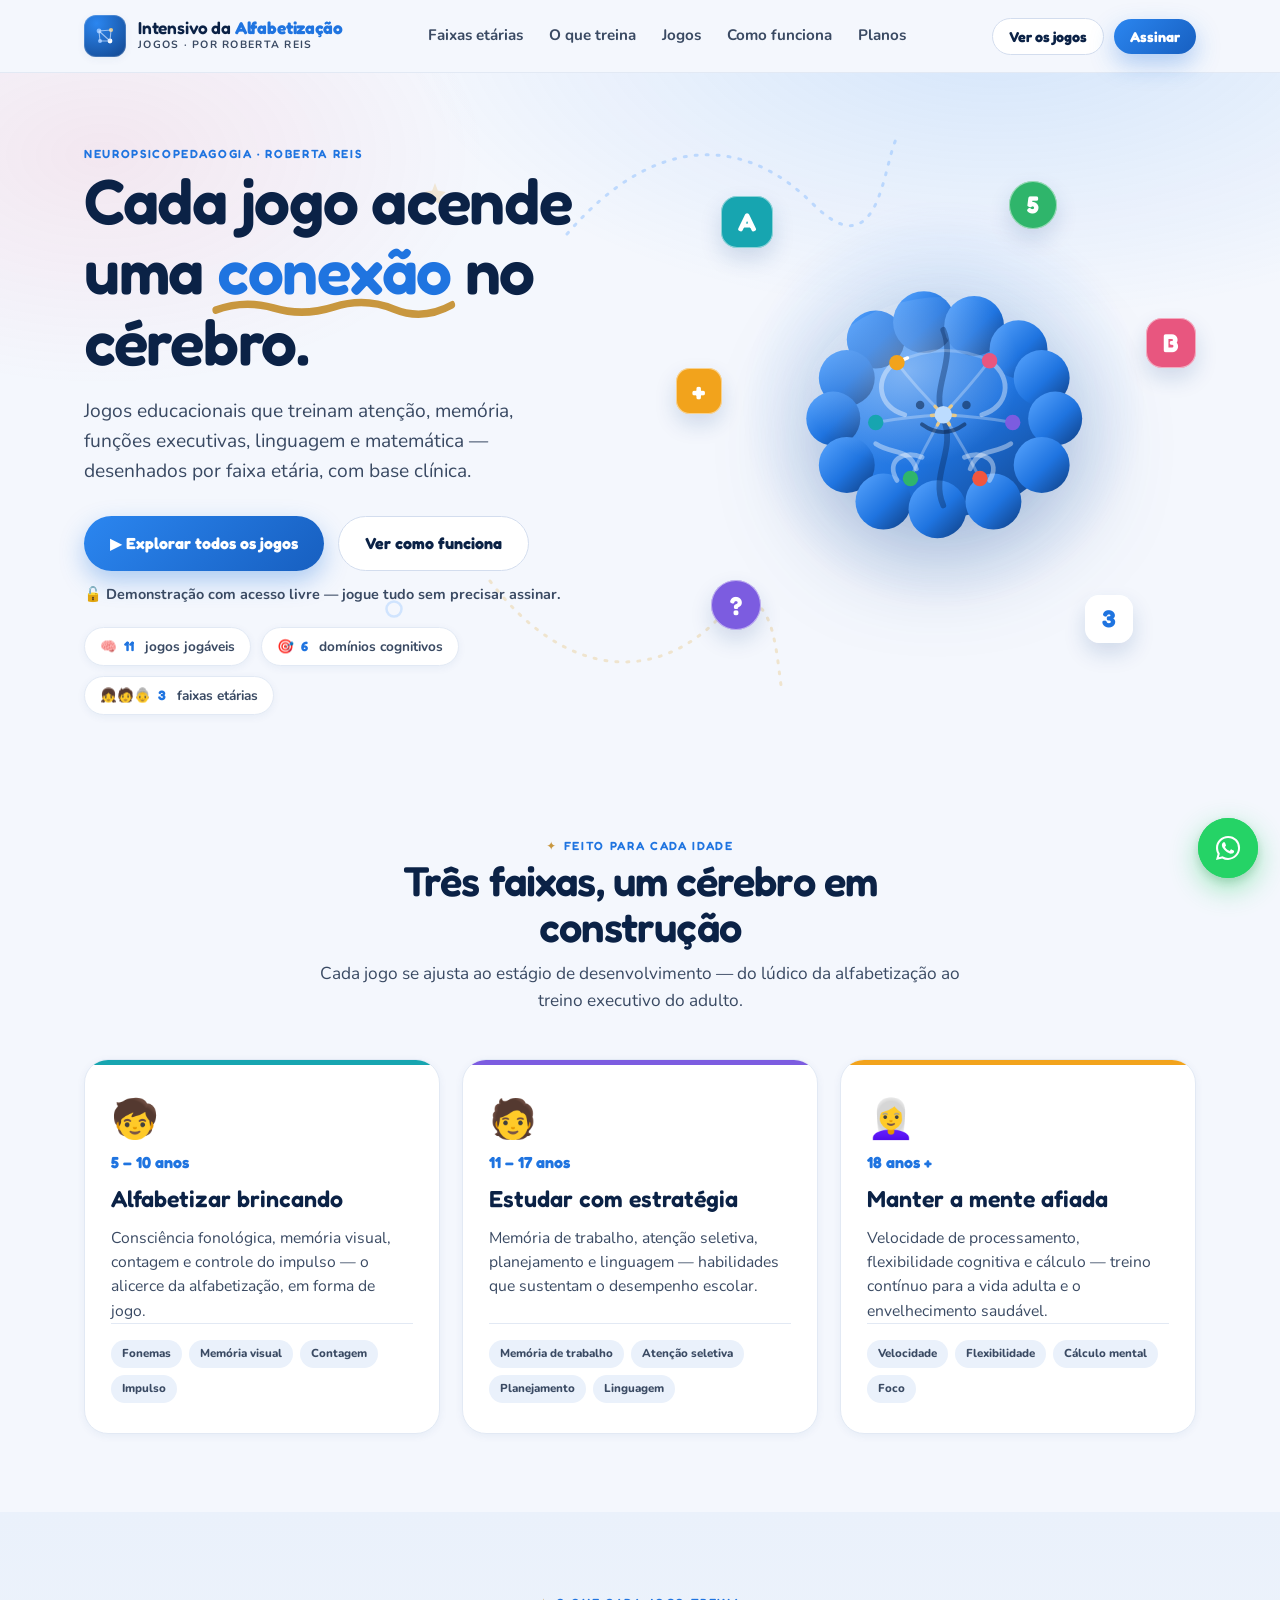
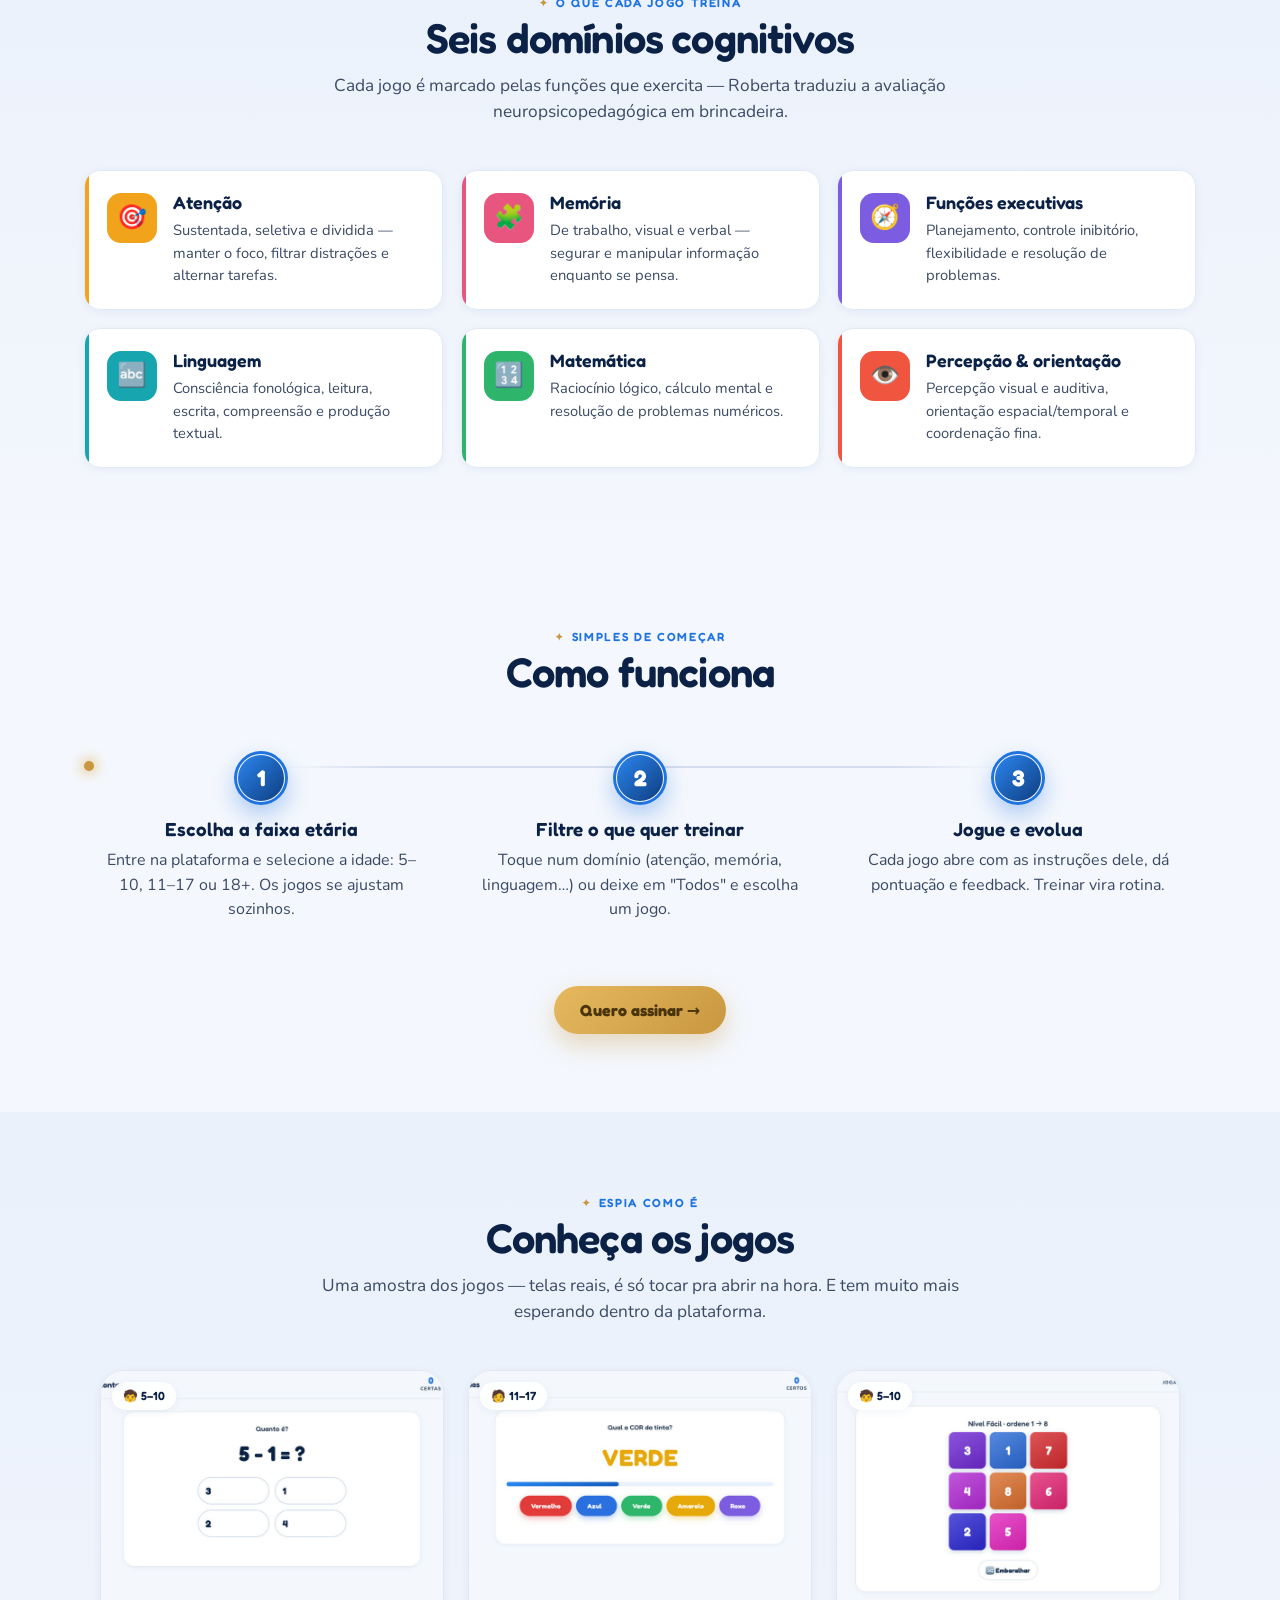
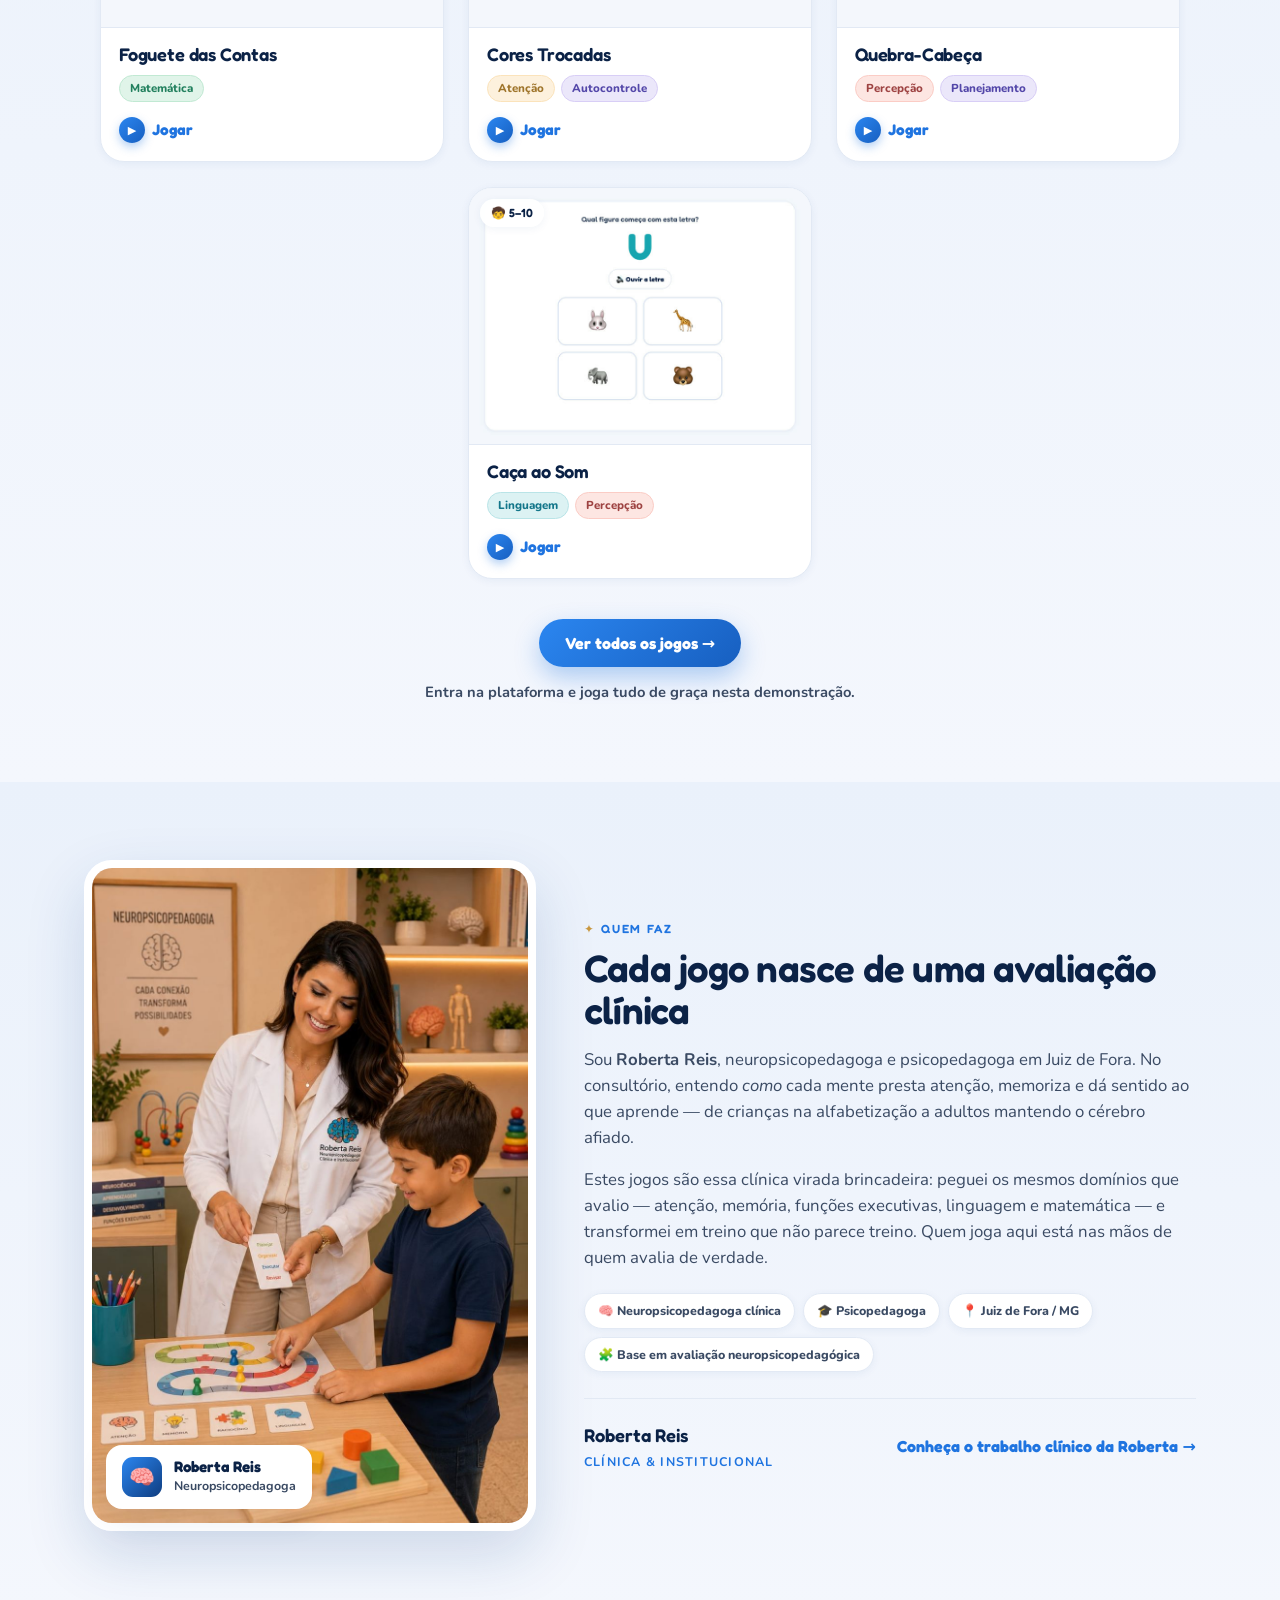
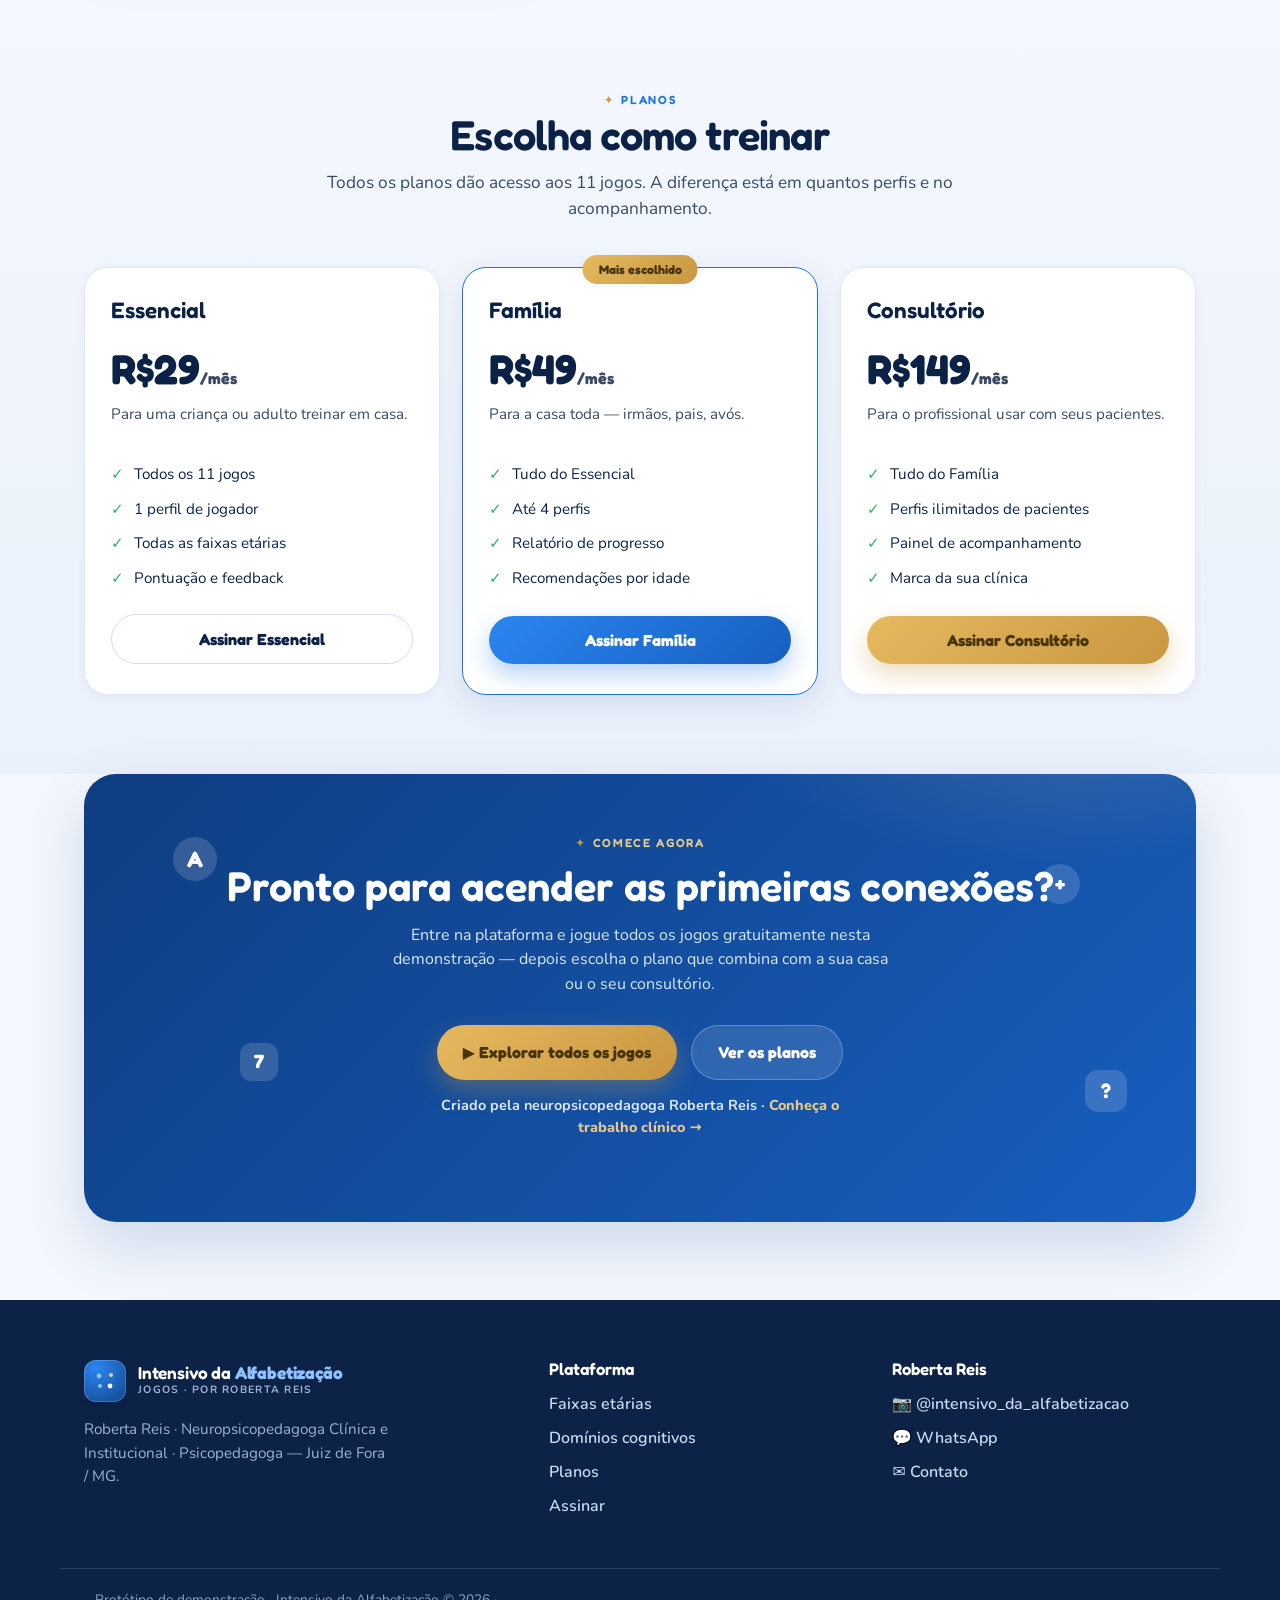
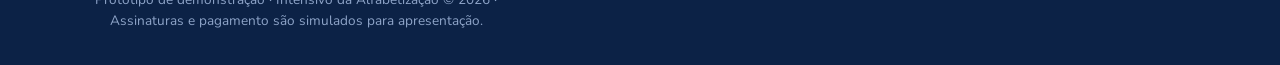
<file: index.html>
<!doctype html>
<html lang="pt-BR">
<head>
<meta charset="utf-8">
<meta name="viewport" content="width=device-width, initial-scale=1">
<title>Intensivo da Alfabetização · Jogos que acendem conexões — por Roberta Reis</title>
<meta name="description" content="Plataforma de jogos educacionais da neuropsicopedagoga Roberta Reis. Atenção, memória, funções executivas, linguagem e matemática — por faixa etária, de 5 a 99 anos.">
<link rel="preconnect" href="https://fonts.googleapis.com">
<link rel="preconnect" href="https://fonts.gstatic.com" crossorigin>
<link href="https://fonts.googleapis.com/css2?family=Fredoka:wght@400;500;600;700&family=Nunito:wght@400;600;700;800;900&display=swap" rel="stylesheet">
<link rel="stylesheet" href="css/styles.css?v=20260812c">
<style>
  /* ===== Refinos específicos da landing da plataforma ===== */

  /* Hero — moldura da marca (mesmo acabamento do site institucional) */
  .hero-frame {
    position: relative; border-radius: 28px; overflow: hidden;
    border: 8px solid #fff; box-shadow: var(--sh-lg); background: #fff;
  }
  .brainstage .hero-frame img { position: relative; width: 100%; filter: none; }

  /* Hero — selos em pílula (no lugar do texto solto) */
  .hero .hero-trust { gap: 10px; margin-top: 22px; }
  .hero .hero-trust span {
    background: #fff; border: 1px solid var(--line); border-radius: 999px;
    padding: 8px 15px; box-shadow: var(--sh-sm); font-size: .85rem;
  }

  /* Faixas — chips de fechamento e alturas casadas */
  .age-card { display: flex; flex-direction: column; }
  .age-card p { margin-bottom: 0; }
  .age-kw {
    margin-top: auto; padding-top: 16px; border-top: 1px solid var(--line);
    display: flex; flex-wrap: wrap; gap: 7px;
  }
  .age-kw span {
    font-size: .72rem; font-weight: 800; color: var(--ink-soft);
    background: var(--bg-2); border-radius: 999px; padding: 5px 11px;
  }

  /* Pilares — barra de acento no topo, casando com os cards de faixa */
  .pillar { position: relative; overflow: hidden; }
  .pillar::before { content: ""; position: absolute; left: 0; top: 0; width: 4px; height: 100%; background: var(--acc, var(--blue)); }

  /* Como funciona — linha conectora entre os passos */
  .steps { position: relative; }
  .steps::before {
    content: ""; position: absolute; top: 27px; left: 18%; right: 18%; height: 2px;
    background: linear-gradient(90deg, transparent, var(--line-2) 14%, var(--line-2) 86%, transparent);
    z-index: 0;
  }
  .step { position: relative; z-index: 1; }
  .step .n { border: 4px solid var(--bg); }

  /* Faixa de fechamento (CTA final) */
  .cta-band {
    position: relative; overflow: hidden; text-align: center;
    background: linear-gradient(135deg, #0f3d80, #175fc0); color: #fff;
    border-radius: var(--r-xl); padding: 56px 48px; box-shadow: var(--sh-lg);
  }
  .cta-band::after {
    content: ""; position: absolute; inset: 0; pointer-events: none;
    background: radial-gradient(600px 300px at 88% -20%, rgba(230,201,138,.20), transparent 60%);
  }
  .cta-band > * { position: relative; z-index: 1; }
  .cta-band .eyebrow { color: var(--gold-soft); }
  .cta-band h2 { color: #fff; font-size: clamp(1.8rem, 3.4vw, 2.6rem); margin-top: 8px; }
  .cta-band > p { color: #dbe8ff; max-width: 50ch; margin: 14px auto 28px; }
  .cta-band .cta-actions { display: flex; gap: 14px; justify-content: center; flex-wrap: wrap; }
  .cta-band .btn-ghost { background: #ffffff1f; color: #fff; border-color: #ffffff40; }
  .cta-band .btn-ghost:hover { border-color: #fff; color: #fff; }
  .cta-note { margin-top: 24px; font-size: .9rem; color: #b9cdf0; font-weight: 700; }
  .cta-note a { color: var(--gold-soft); font-weight: 800; text-decoration: none; }
  .cta-note a:hover { text-decoration: underline; }

  @media (max-width: 900px) {
    .steps::before { display: none; }
    .cta-band { padding: 40px 26px; }
  }

  /* ===== Quem faz — autoria clínica (mesmo padrão do site institucional) ===== */
  .maker-grid { display: grid; grid-template-columns: .85fr 1.15fr; gap: 48px; align-items: stretch; }
  .maker-photo { position: relative; min-height: 420px; }
  .maker-photo img {
    width: 100%; height: 100%; object-fit: cover; object-position: center 18%;
    border-radius: 28px; border: 8px solid #fff; box-shadow: var(--sh-lg); display: block;
  }
  .maker-photo .float {
    position: absolute; left: 22px; bottom: 22px; background: #fff; border-radius: 16px;
    padding: 12px 16px; box-shadow: var(--sh-md); display: flex; align-items: center; gap: 12px;
  }
  .maker-photo .float .b {
    width: 40px; height: 40px; border-radius: 11px;
    background: linear-gradient(135deg, #2b86f0, var(--blue-800));
    display: grid; place-items: center; font-size: 1.3rem;
  }
  .maker-photo .float b { display: block; font-family: var(--font-display); color: var(--ink); font-size: .95rem; line-height: 1.1; }
  .maker-photo .float span { font-size: .78rem; color: var(--ink-soft); font-weight: 700; }
  .maker-text { display: flex; flex-direction: column; justify-content: center; }
  .maker-text h2 { font-size: clamp(1.7rem, 3.2vw, 2.4rem); letter-spacing: -.02em; margin-top: 8px; }
  .maker-text p { color: var(--ink-soft); font-size: 1.05rem; margin: 16px 0 0; }
  .maker-chips { display: flex; flex-wrap: wrap; gap: 8px; margin-top: 22px; }
  .maker-chips span {
    font-size: .78rem; font-weight: 800; color: var(--ink-soft);
    background: #fff; border: 1px solid var(--line); border-radius: 999px;
    padding: 7px 13px; display: inline-flex; gap: 6px; align-items: center; box-shadow: var(--sh-sm);
  }
  .maker-sign {
    margin-top: 26px; padding-top: 22px; border-top: 1px solid var(--line);
    display: flex; align-items: center; justify-content: space-between; gap: 18px; flex-wrap: wrap;
  }
  .maker-sign .nm { font-family: var(--font-display); font-weight: 600; color: var(--ink); font-size: 1.15rem; }
  .maker-sign .nm span { display: block; font-family: var(--font-body); font-weight: 700; font-size: .78rem; letter-spacing: .1em; text-transform: uppercase; color: var(--blue); margin-top: 2px; }
  .maker-sign a { font-family: var(--font-display); font-weight: 700; color: var(--blue); text-decoration: none; display: inline-flex; align-items: center; gap: 6px; transition: gap .18s; }
  .maker-sign a:hover { gap: 11px; }
  @media (max-width: 900px) {
    .maker-grid { grid-template-columns: 1fr; gap: 26px; }
    .maker-photo { max-width: 420px; margin: 0 auto; width: 100%; min-height: 0; }
    .maker-photo img { aspect-ratio: 4/5; }
    .maker-text { justify-content: flex-start; }
  }

  /* ===== Conheça os jogos — galeria com miniaturas reais ===== */
  .jogos-grid {
    display: flex; flex-wrap: wrap; gap: 24px; justify-content: center;
    margin-top: 44px;
  }
  .jogo-card {
    flex: 1 1 300px; max-width: 344px;
    display: flex; flex-direction: column;
    background: var(--card); border: 1px solid var(--line);
    border-radius: var(--r-lg); overflow: hidden; box-shadow: var(--sh-sm);
    text-decoration: none; color: inherit;
    transition: transform .22s cubic-bezier(.34,1.4,.5,1), box-shadow .22s, border-color .22s;
  }
  .jogo-card:hover { transform: translateY(-8px); box-shadow: var(--sh-md); border-color: var(--line-2); }
  .jogo-card:focus-visible { outline: none; box-shadow: var(--sh-glow), var(--sh-md); }
  .jogo-thumb {
    position: relative; aspect-ratio: 4/3; overflow: hidden;
    background: var(--bg-2); border-bottom: 1px solid var(--line);
  }
  .jogo-thumb img {
    width: 100%; height: 100%; object-fit: cover; display: block;
    transition: transform .5s cubic-bezier(.22,.61,.36,1);
  }
  .jogo-card:hover .jogo-thumb img { transform: scale(1.055); }
  .jogo-age {
    position: absolute; top: 11px; left: 11px;
    background: rgba(255,255,255,.9); backdrop-filter: blur(4px);
    color: var(--ink); font-family: var(--font-display); font-weight: 600;
    font-size: .74rem; padding: 5px 11px; border-radius: 999px;
    box-shadow: var(--sh-sm); display: inline-flex; align-items: center; gap: 5px;
  }
  .jogo-body { padding: 16px 18px 18px; display: flex; flex-direction: column; gap: 11px; flex: 1; }
  .jogo-body h3 { font-size: 1.14rem; letter-spacing: -.01em; }
  .jogo-chips { display: flex; flex-wrap: wrap; gap: 6px; }
  .jogo-chips span {
    font-size: .72rem; font-weight: 800; padding: 4px 10px; border-radius: 999px;
    background: color-mix(in srgb, var(--c) 15%, #fff);
    color: color-mix(in srgb, var(--c) 64%, #0b2246);
    border: 1px solid color-mix(in srgb, var(--c) 30%, #fff);
  }
  .jogo-play {
    margin-top: auto; padding-top: 4px;
    font-family: var(--font-display); font-weight: 700; font-size: .96rem;
    color: var(--blue); display: inline-flex; align-items: center; gap: 7px;
    transition: gap .2s cubic-bezier(.34,1.56,.64,1);
  }
  .jogo-play .pl {
    width: 26px; height: 26px; border-radius: 50%; display: grid; place-items: center;
    background: linear-gradient(135deg, #2b86f0, var(--blue-600)); color: #fff;
    font-size: .7rem; box-shadow: 0 4px 10px rgba(31,116,224,.34);
    transition: transform .2s cubic-bezier(.34,1.56,.64,1);
  }
  .jogo-card:hover .jogo-play { gap: 11px; }
  .jogo-card:hover .jogo-play .pl { transform: scale(1.12); }
  .jogos-cta { margin-top: 40px; text-align: center; }
  .jogos-cta p { color: var(--ink-soft); font-weight: 700; font-size: .92rem; margin: 14px 0 0; }
  @media (max-width: 560px) {
    .jogos-grid { gap: 18px; margin-top: 34px; }
    .jogo-card { flex-basis: 100%; max-width: 420px; }
  }

  /* ===== WhatsApp flutuante (idêntico ao site institucional) ===== */
  .wa-float {
    position: fixed; z-index: 80;
    right: calc(22px + env(safe-area-inset-right));
    bottom: calc(22px + env(safe-area-inset-bottom));
    width: 60px; height: 60px; border-radius: 50%;
    background: #25D366; display: grid; place-items: center;
    box-shadow: 0 10px 28px rgba(37,211,102,.45), 0 4px 10px rgba(0,0,0,.14);
    transition: transform .2s cubic-bezier(.2,.9,.3,1.3), box-shadow .2s;
    -webkit-tap-highlight-color: transparent;
  }
  .wa-float::before {
    content: ""; position: absolute; inset: 0; border-radius: 50%;
    background: #25D366; z-index: -1;
    animation: wa-pulse 2.4s ease-out infinite;
  }
  .wa-float svg { width: 32px; height: 32px; display: block; }
  .wa-float:hover { transform: scale(1.08); box-shadow: 0 14px 34px rgba(37,211,102,.55), 0 4px 10px rgba(0,0,0,.16); }
  .wa-float:active { transform: scale(.96); }
  @keyframes wa-pulse { 0%{transform:scale(1);opacity:.55} 70%,100%{transform:scale(1.7);opacity:0} }
  @media (max-width: 560px) { .wa-float { width: 56px; height: 56px; right: 16px; bottom: 16px; } .wa-float svg { width: 30px; height: 30px; } }
  @media (prefers-reduced-motion: reduce) { .wa-float::before { animation: none; } }

  /* =========================================================
     MOVIMENTO — Verve · Pulse
     Toda animação de loop/parallax mora sob (no-preference).
     Reveals base ficam gated por .js-anim + (no-preference),
     então sem JS ou com reduced-motion o conteúdo aparece inteiro.
     ========================================================= */

  /* ---- Reveal no scroll (entrada com pop suave) ---- */
  @media (prefers-reduced-motion: no-preference) {
    .js-anim [data-reveal] {
      opacity: 0; transform: translateY(30px) scale(.985);
      transition: opacity .7s cubic-bezier(.22,.61,.36,1),
                  transform .72s cubic-bezier(.34,1.46,.5,1);
      will-change: transform, opacity;
    }
    .js-anim [data-reveal].in { opacity: 1; transform: none; }
    .js-anim [data-reveal="pop"] { transform: translateY(14px) scale(.9); }
    .js-anim [data-reveal="left"] { transform: translateX(-34px); }
    .js-anim [data-reveal="right"] { transform: translateX(34px); }
  }

  /* ---- HERO: cena ilustrada animada ---- */
  .brainstage { position: relative; aspect-ratio: 1/1; display: grid; place-items: center; }
  .brain-scene { position: relative; width: 100%; height: 100%; display: grid; place-items: center; }
  .brain-core { position: relative; width: 84%; max-width: 460px; }
  .brain-svg { width: 100%; height: auto; overflow: visible; display: block;
    filter: drop-shadow(0 26px 46px rgba(15,61,128,.30)); }

  /* nós (sinapses) pulsando */
  .brain-svg .node { transform-box: fill-box; transform-origin: center; }
  .brain-svg .node-ring { transform-box: fill-box; transform-origin: center; opacity: .0; }

  /* fios de conexão — base tênue + pulso elétrico viajando */
  .brain-svg .wire { stroke-linecap: round; }
  .brain-svg .wire-spark { stroke-linecap: round; stroke-dasharray: 12 260; }

  /* dobras internas */
  .brain-svg .fold { fill: none; stroke-linecap: round; }

  @media (prefers-reduced-motion: no-preference) {
    @keyframes brainFloat { 0%,100%{transform:translateY(0) rotate(-.6deg)} 50%{transform:translateY(-12px) rotate(.6deg)} }
    .js-anim .brain-core { animation: brainFloat 6.5s ease-in-out infinite; }

    @keyframes nodePulse { 0%,100%{transform:scale(.78);opacity:.78} 50%{transform:scale(1.18);opacity:1} }
    .brain-svg .node { animation: nodePulse 2.6s ease-in-out infinite; animation-delay: var(--nd,0s); }

    @keyframes nodeRing { 0%{transform:scale(.6);opacity:.55} 70%,100%{transform:scale(2.3);opacity:0} }
    .brain-svg .node-ring { animation: nodeRing 2.8s ease-out infinite; animation-delay: var(--nd,0s); }

    @keyframes wireFire { 0%{stroke-dashoffset:272} 60%{stroke-dashoffset:0} 100%{stroke-dashoffset:-272} }
    .brain-svg .wire-spark { animation: wireFire 3.2s linear infinite; animation-delay: var(--wd,0s); }
  }

  /* letras/números/formas flutuando na cena do hero */
  .orb {
    position: absolute; font-family: var(--font-display); font-weight: 700;
    display: grid; place-items: center; line-height: 1;
    border-radius: 16px; user-select: none; pointer-events: none;
    box-shadow: 0 10px 22px rgba(15,61,128,.16), inset 0 0 0 1px rgba(255,255,255,.5);
  }
  .orb.sq { border-radius: 30%; }
  .orb.round { border-radius: 50%; }
  @media (prefers-reduced-motion: no-preference) {
    @keyframes orbBob { 0%,100%{transform:translateY(0) rotate(var(--r,0deg))} 50%{transform:translateY(-16px) rotate(calc(var(--r,0deg) * -1))} }
    .js-anim .orb { animation: orbBob var(--d,5s) ease-in-out infinite; animation-delay: var(--od,0s); }
  }

  /* trilhas pontilhadas de sinapse (decor de fundo) */
  .hero-decor, .band-decor { position: absolute; inset: 0; pointer-events: none; overflow: hidden; z-index: 0; }
  .hero-grid, .cta-band > * { position: relative; z-index: 1; }
  .dtrail { position: absolute; opacity: .5; }
  .dtrail path { fill: none; stroke-dasharray: 2 9; stroke-linecap: round; }
  @media (prefers-reduced-motion: no-preference) {
    @keyframes trailFlow { to { stroke-dashoffset: -44; } }
    .js-anim .dtrail path { animation: trailFlow 3.4s linear infinite; }
    @keyframes floatY { 0%,100%{transform:translateY(0)} 50%{transform:translateY(-22px)} }
    .js-anim .bshape { animation: floatY var(--d,7s) ease-in-out infinite; animation-delay: var(--od,0s); }
  }
  .bshape { position: absolute; pointer-events: none; opacity: .5; }

  /* ---- Tipografia cinética no headline ---- */
  .hero h1 .kw { display: inline-block; position: relative; }
  .hero h1 .kl { display: inline-block; color: var(--blue); will-change: transform; }
  @media (prefers-reduced-motion: no-preference) {
    @keyframes klBob { 0%,100%{transform:translateY(0)} 50%{transform:translateY(-.14em)} }
    .js-anim .hero h1 .kl { animation: klBob 2.9s ease-in-out infinite; animation-delay: calc(var(--i,0) * .085s); }
  }
  .hero h1 .squiggle { position: absolute; left: -2%; right: -2%; bottom: -.16em; width: 104%; height: .34em; overflow: visible; }
  .hero h1 .squiggle path { fill: none; stroke: var(--gold); stroke-width: 7; stroke-linecap: round;
    stroke-dasharray: 300; stroke-dashoffset: 300; }
  .js-anim .hero h1 .squiggle path { transition: stroke-dashoffset 1s ease .5s; }
  .js-anim .hero .in .squiggle path, .hero .squiggle.drawn path { stroke-dashoffset: 0; }
  @media (prefers-reduced-motion: reduce) { .hero h1 .squiggle path { stroke-dashoffset: 0; } }

  /* ---- Micro-interações lúdicas ---- */
  @keyframes wiggle { 0%,100%{transform:rotate(0)} 22%{transform:rotate(-7deg)} 55%{transform:rotate(6deg)} 80%{transform:rotate(-3deg)} }

  .age-card .emoji, .pillar .ic, .plan h3, .step .n { will-change: transform; }
  .age-card .emoji { display: inline-block; transition: transform .3s cubic-bezier(.34,1.56,.64,1); }
  .age-card:hover .emoji { animation: wiggle .55s ease; }
  .age-card { transition: transform .22s cubic-bezier(.34,1.4,.5,1), box-shadow .22s; }
  .age-card:hover { transform: translateY(-7px) scale(1.012); box-shadow: var(--sh-md); }
  .age-card .bar { transition: height .25s cubic-bezier(.34,1.56,.64,1); }
  .age-card:hover .bar { height: 8px; }
  .age-kw span { transition: transform .2s, background .2s, color .2s; }
  .age-card:hover .age-kw span { background: var(--bg); }

  .pillar .ic { transition: transform .3s cubic-bezier(.34,1.56,.64,1); }
  .pillar:hover .ic { animation: wiggle .55s ease; }
  .pillar::before { transition: width .25s cubic-bezier(.34,1.56,.64,1); }
  .pillar:hover::before { width: 7px; }

  .plan { transition: transform .22s cubic-bezier(.34,1.4,.5,1), box-shadow .22s; }
  .plan:hover h3 { animation: wiggle .5s ease; }
  .plan.featured .tag { transform-origin: center; }
  @media (prefers-reduced-motion: no-preference) {
    @keyframes tagBounce { 0%,100%{transform:translateX(-50%) translateY(0)} 50%{transform:translateX(-50%) translateY(-4px)} }
    .js-anim .plan.featured .tag { animation: tagBounce 2.2s ease-in-out infinite; }
    /* brilho suave pulsando (sem overflow, pra não cortar a etiqueta que transborda) */
    @keyframes featGlow { 0%,100%{box-shadow: var(--sh-md)} 50%{box-shadow: 0 20px 46px rgba(31,116,224,.34)} }
    .js-anim .plan.featured { animation: featGlow 3.6s ease-in-out infinite; }
  }

  /* Passos — número com anel pulsante + ponto viajando na linha */
  .step .n { position: relative; transition: transform .25s cubic-bezier(.34,1.56,.64,1); }
  .step:hover .n { transform: scale(1.1) rotate(-4deg); }
  @media (prefers-reduced-motion: no-preference) {
    @keyframes stepRing { 0%{transform:scale(1);opacity:.5} 70%,100%{transform:scale(1.7);opacity:0} }
    .js-anim .step .n::after {
      content:""; position:absolute; inset:-4px; border-radius:50%;
      border: 3px solid var(--blue); animation: stepRing 2.6s ease-out infinite; animation-delay: var(--sd,0s);
    }
    @keyframes travel { 0%{left:16%;opacity:0} 12%{opacity:1} 88%{opacity:1} 100%{left:84%;opacity:0} }
    .js-anim .steps .runner {
      position:absolute; top:22px; width:10px; height:10px; border-radius:50%;
      background: var(--gold); box-shadow: 0 0 12px 3px rgba(230,201,138,.85);
      animation: travel 3.6s ease-in-out infinite; z-index:2;
    }
  }

  /* Botões — pop mais lúdico */
  .btn-primary:hover, .btn-gold:hover { transform: translateY(-3px) scale(1.03); }
  .btn:active { transform: translateY(1px) scale(.97); }
  @media (prefers-reduced-motion: no-preference) {
    @keyframes ctaBreath { 0%,100%{box-shadow:0 10px 24px rgba(31,116,224,.34)} 50%{box-shadow:0 14px 34px rgba(31,116,224,.5)} }
    .js-anim .hero-cta .btn-primary { animation: ctaBreath 3s ease-in-out infinite; }
  }

  /* Selo de confiança (hero) — pop no hover */
  .hero .hero-trust span { transition: transform .2s cubic-bezier(.34,1.56,.64,1), box-shadow .2s; }
  .hero .hero-trust span:hover { transform: translateY(-3px) scale(1.04); box-shadow: var(--sh-md); }

  /* Nav brand-mark — pontos da rede cintilando */
  @media (prefers-reduced-motion: no-preference) {
    @keyframes dotTwinkle { 0%,100%{opacity:.6;transform:scale(.9)} 50%{opacity:1;transform:scale(1.15)} }
    .js-anim .brand-mark svg circle { transform-box: fill-box; transform-origin: center; animation: dotTwinkle 2.8s ease-in-out infinite; }
    .js-anim .brand-mark svg circle:nth-child(2){animation-delay:.5s}
    .js-anim .brand-mark svg circle:nth-child(3){animation-delay:1s}
    .js-anim .brand-mark svg circle:nth-child(4){animation-delay:1.5s}
  }

  /* Acento cintilante antes dos eyebrows de seção */
  .section-head .eyebrow::before,
  .maker-text .eyebrow::before,
  .cta-band .eyebrow::before {
    content: "✦"; margin-right: .5em; color: var(--gold); display: inline-block;
  }
  @media (prefers-reduced-motion: no-preference) {
    @keyframes sparkleSpin { 0%,100%{transform:scale(.8) rotate(0);opacity:.7} 50%{transform:scale(1.15) rotate(20deg);opacity:1} }
    .js-anim .section-head .eyebrow::before,
    .js-anim .maker-text .eyebrow::before,
    .js-anim .cta-band .eyebrow::before { animation: sparkleSpin 3s ease-in-out infinite; }
  }

  /* Foto da Roberta — floatzinho no selo */
  @media (prefers-reduced-motion: no-preference) {
    @keyframes floatBadge { 0%,100%{transform:translateY(0)} 50%{transform:translateY(-6px)} }
    .js-anim .maker-photo .float { animation: floatBadge 4s ease-in-out infinite; }
  }

  /* Mobile: cena um pouco mais compacta, orbs menores */
  @media (max-width: 560px) {
    .orb { transform: scale(.82); }
    .brain-core { width: 90%; }
  }
</style>
<script>document.documentElement.classList.add('js-anim');</script>
</head>
<body>

<!-- ============ SITE PÚBLICO ============ -->
<div id="site">

  <nav class="nav">
    <div class="wrap nav-in">
      <a class="brand" href="#">
        <span class="brand-mark">
          <svg width="24" height="24" viewBox="0 0 24 24" fill="none">
            <circle cx="6" cy="7" r="2.4" fill="#8fc0ff"/><circle cx="18" cy="6" r="2.1" fill="#e6c98a"/>
            <circle cx="17" cy="17" r="2.4" fill="#fff"/><circle cx="7" cy="17" r="2" fill="#8fc0ff"/>
            <path d="M6 7 L18 6 M18 6 L17 17 M17 17 L7 17 M7 17 L6 7 M6 7 L17 17" stroke="#cfe2ff" stroke-width="1.1" opacity=".7"/>
          </svg>
        </span>
        <span>
          <div class="brand-name">Intensivo da <b>Alfabetização</b></div>
          <div class="brand-sub">jogos · por Roberta Reis</div>
        </span>
      </a>
      <div class="nav-links">
        <a href="#faixas">Faixas etárias</a>
        <a href="#pilares">O que treina</a>
        <a href="#jogos">Jogos</a>
        <a href="#como">Como funciona</a>
        <a href="#planos">Planos</a>
      </div>
      <div class="nav-cta">
        <button class="btn btn-ghost btn-sm" data-enter-app>Ver os jogos</button>
        <button class="btn btn-primary btn-sm" data-open-sub>Assinar</button>
      </div>
      <button class="nav-burger" id="burger">☰</button>
    </div>
  </nav>

  <!-- HERO -->
  <header class="hero">
    <!-- decor de fundo: trilhas de sinapse + formas flutuando -->
    <div class="hero-decor" aria-hidden="true">
      <svg class="dtrail" style="top:6%;left:44%;width:340px" viewBox="0 0 340 160" fill="none"><path d="M4 120 C 90 20, 180 20, 250 90 S 320 40, 336 20" stroke="#8fc0ff" stroke-width="3"/></svg>
      <svg class="dtrail" style="bottom:8%;left:38%;width:300px;opacity:.4" viewBox="0 0 300 140" fill="none"><path d="M4 20 C 80 120, 170 120, 230 60 S 290 100, 296 130" stroke="#e8c98a" stroke-width="3"/></svg>
      <svg class="bshape" style="top:16%;left:33%;width:26px;--d:8s" viewBox="0 0 24 24"><path d="M12 1l2.6 6.9L22 9.2l-5.4 4.8L18.4 22 12 17.8 5.6 22l1.8-8L2 9.2l7.4-1.3z" fill="#e8c98a" opacity=".7"/></svg>
      <svg class="bshape" style="bottom:20%;left:30%;width:20px;--d:6.5s;--od:1.2s" viewBox="0 0 24 24"><circle cx="12" cy="12" r="9" fill="none" stroke="#8fc0ff" stroke-width="3" opacity=".7"/></svg>
    </div>
    <div class="wrap hero-grid">
      <div>
        <span class="eyebrow" data-reveal>Neuropsicopedagogia · Roberta Reis</span>
        <h1 data-reveal>Cada jogo acende uma <span class="kw"><span class="kl" style="--i:0">c</span><span class="kl" style="--i:1">o</span><span class="kl" style="--i:2">n</span><span class="kl" style="--i:3">e</span><span class="kl" style="--i:4">x</span><span class="kl" style="--i:5">ã</span><span class="kl" style="--i:6">o</span><svg class="squiggle" viewBox="0 0 300 20" preserveAspectRatio="none" aria-hidden="true"><path d="M4 14 Q 40 4 76 12 T 150 11 T 224 13 T 296 9"/></svg></span> no cérebro.</h1>
        <p class="lead" data-reveal>Jogos educacionais que treinam atenção, memória, funções executivas, linguagem e matemática — desenhados por faixa etária, com base clínica.</p>
        <div class="hero-cta" data-reveal>
          <button class="btn btn-primary" data-enter-app>▶ Explorar todos os jogos</button>
          <a class="btn btn-ghost" href="#como">Ver como funciona</a>
        </div>
        <p data-reveal style="margin:12px 0 0;font-size:.9rem;color:var(--ink-soft);font-weight:700">🔓 Demonstração com acesso livre — jogue tudo sem precisar assinar.</p>
        <div class="hero-trust" data-reveal>
          <span>🧠 <b>11</b>&nbsp;jogos jogáveis</span>
          <span>🎯 <b>6</b>&nbsp;domínios cognitivos</span>
          <span>👧🧑👵 <b>3</b>&nbsp;faixas etárias</span>
        </div>
      </div>
      <div class="brainstage" data-reveal="right">
        <div class="halo"></div>
        <div class="brain-scene">
          <div class="brain-core">
            <svg class="brain-svg" viewBox="0 0 440 440" role="img" aria-label="Cérebro ilustrado com conexões que acendem">
              <defs>
                <linearGradient id="bgLobe" x1="0" y1="0" x2="1" y2="1">
                  <stop offset="0" stop-color="#5aa6ff"/><stop offset=".55" stop-color="#1f74e0"/><stop offset="1" stop-color="#0f3d80"/>
                </linearGradient>
                <radialGradient id="bgShine" cx="38%" cy="30%" r="70%">
                  <stop offset="0" stop-color="#ffffff" stop-opacity=".35"/><stop offset="55%" stop-color="#ffffff" stop-opacity="0"/>
                </radialGradient>
              </defs>
              <!-- corpo do cérebro: base + bumps (giros) -->
              <g fill="url(#bgLobe)">
                <ellipse cx="220" cy="212" rx="122" ry="100"/>
                <circle cx="150" cy="128" r="30"/><circle cx="200" cy="110" r="32"/><circle cx="252" cy="114" r="31"/><circle cx="298" cy="138" r="30"/>
                <circle cx="120" cy="168" r="29"/><circle cx="322" cy="168" r="29"/>
                <circle cx="106" cy="210" r="28"/><circle cx="336" cy="210" r="28"/>
                <circle cx="120" cy="258" r="29"/><circle cx="322" cy="258" r="29"/>
                <circle cx="158" cy="296" r="29"/><circle cx="214" cy="304" r="30"/><circle cx="272" cy="296" r="29"/>
              </g>
              <ellipse cx="220" cy="212" rx="150" ry="128" fill="url(#bgShine)"/>
              <!-- fissura central -->
              <path class="fold" d="M220 118 C234 152 206 178 220 210 C234 242 206 268 220 300" stroke="rgba(9,40,90,.4)" stroke-width="6"/>
              <!-- dobras internas -->
              <g stroke="rgba(255,255,255,.4)" stroke-width="5">
                <path class="fold" d="M170 152 C148 168 152 198 180 206"/>
                <path class="fold" d="M150 236 C168 248 184 240 192 262"/>
                <path class="fold" d="M172 274 C160 254 178 242 198 250"/>
                <path class="fold" d="M270 152 C292 168 288 198 260 206"/>
                <path class="fold" d="M290 236 C272 248 256 240 248 262"/>
                <path class="fold" d="M268 274 C280 254 262 242 242 250"/>
              </g>
              <!-- fios de conexão (base tênue) -->
              <g class="wires" fill="none">
                <path class="wire" d="M220 206 Q190 176 172 152" stroke="rgba(255,255,255,.28)" stroke-width="3"/>
                <path class="wire" d="M220 206 Q182 208 150 214" stroke="rgba(255,255,255,.28)" stroke-width="3"/>
                <path class="wire" d="M220 206 Q198 244 186 272" stroke="rgba(255,255,255,.28)" stroke-width="3"/>
                <path class="wire" d="M220 206 Q248 176 268 150" stroke="rgba(255,255,255,.28)" stroke-width="3"/>
                <path class="wire" d="M220 206 Q260 208 292 214" stroke="rgba(255,255,255,.28)" stroke-width="3"/>
                <path class="wire" d="M220 206 Q244 244 258 272" stroke="rgba(255,255,255,.28)" stroke-width="3"/>
                <path class="wire" d="M172 152 Q220 128 268 150" stroke="rgba(255,255,255,.22)" stroke-width="3"/>
                <!-- pulsos elétricos que viajam (acendem) -->
                <path class="wire-spark" d="M220 206 Q190 176 172 152" stroke="#e6c98a" stroke-width="3.5" style="--wd:0s"/>
                <path class="wire-spark" d="M220 206 Q182 208 150 214" stroke="#e6c98a" stroke-width="3.5" style="--wd:.45s"/>
                <path class="wire-spark" d="M220 206 Q198 244 186 272" stroke="#e6c98a" stroke-width="3.5" style="--wd:.9s"/>
                <path class="wire-spark" d="M220 206 Q248 176 268 150" stroke="#e6c98a" stroke-width="3.5" style="--wd:1.35s"/>
                <path class="wire-spark" d="M220 206 Q260 208 292 214" stroke="#e6c98a" stroke-width="3.5" style="--wd:1.8s"/>
                <path class="wire-spark" d="M220 206 Q244 244 258 272" stroke="#e6c98a" stroke-width="3.5" style="--wd:2.25s"/>
                <path class="wire-spark" d="M172 152 Q220 128 268 150" stroke="#fff" stroke-width="3.5" style="--wd:1.1s"/>
              </g>
              <!-- nós (sinapses) que pulsam -->
              <g>
                <g style="--nd:0s"><circle class="node-ring" cx="220" cy="206" r="10" fill="none" stroke="#8fc0ff" stroke-width="3"/><circle class="node" cx="220" cy="206" r="9" fill="#bcdcff"/></g>
                <g style="--nd:.35s"><circle class="node-ring" cx="172" cy="152" r="9" fill="none" stroke="#f2a31c" stroke-width="3"/><circle class="node" cx="172" cy="152" r="8" fill="#f2a31c"/></g>
                <g style="--nd:.7s"><circle class="node-ring" cx="150" cy="214" r="9" fill="none" stroke="#17a5b0" stroke-width="3"/><circle class="node" cx="150" cy="214" r="8" fill="#17a5b0"/></g>
                <g style="--nd:1.05s"><circle class="node-ring" cx="186" cy="272" r="9" fill="none" stroke="#2fb56b" stroke-width="3"/><circle class="node" cx="186" cy="272" r="8" fill="#2fb56b"/></g>
                <g style="--nd:1.4s"><circle class="node-ring" cx="268" cy="150" r="9" fill="none" stroke="#e8567f" stroke-width="3"/><circle class="node" cx="268" cy="150" r="8" fill="#e8567f"/></g>
                <g style="--nd:1.75s"><circle class="node-ring" cx="292" cy="214" r="9" fill="none" stroke="#7c5ce0" stroke-width="3"/><circle class="node" cx="292" cy="214" r="8" fill="#7c5ce0"/></g>
                <g style="--nd:2.1s"><circle class="node-ring" cx="258" cy="272" r="9" fill="none" stroke="#f0563f" stroke-width="3"/><circle class="node" cx="258" cy="272" r="8" fill="#f0563f"/></g>
              </g>
              <!-- carinha amigável (mascote sutil) -->
              <g class="face" fill="#0b2246" opacity=".55">
                <circle cx="196" cy="196" r="4.4"/><circle cx="244" cy="196" r="4.4"/>
                <path d="M198 216 Q220 232 242 216" fill="none" stroke="#0b2246" stroke-width="4" stroke-linecap="round"/>
              </g>
            </svg>
          </div>
          <!-- letras/números flutuando (tiles lúdicos) -->
          <span class="orb" style="top:4%;left:6%;width:52px;height:52px;font-size:1.6rem;background:#17a5b0;color:#fff;--d:5s;--od:0s;--r:-8deg">A</span>
          <span class="orb round" style="top:1%;left:63%;width:48px;height:48px;font-size:1.5rem;background:#2fb56b;color:#fff;--d:5.6s;--od:.6s;--r:6deg">5</span>
          <span class="orb sq" style="top:38%;left:-3%;width:46px;height:46px;font-size:1.7rem;background:#f2a31c;color:#fff;--d:6.2s;--od:1.1s;--r:10deg">+</span>
          <span class="orb" style="top:28%;left:90%;width:50px;height:50px;font-size:1.6rem;background:#e8567f;color:#fff;--d:5.2s;--od:.3s;--r:-6deg">B</span>
          <span class="orb round" style="top:80%;left:4%;width:50px;height:50px;font-size:1.6rem;background:#7c5ce0;color:#fff;--d:6.6s;--od:1.4s;--r:8deg">?</span>
          <span class="orb sq" style="top:83%;left:78%;width:48px;height:48px;font-size:1.5rem;background:#fff;color:var(--blue);--d:5.8s;--od:.9s;--r:-10deg">3</span>
        </div>
      </div>
    </div>
  </header>

  <!-- FAIXAS -->
  <section class="section" id="faixas">
    <div class="wrap">
      <div class="section-head" data-reveal>
        <span class="eyebrow">Feito para cada idade</span>
        <h2>Três faixas, um cérebro em construção</h2>
        <p>Cada jogo se ajusta ao estágio de desenvolvimento — do lúdico da alfabetização ao treino executivo do adulto.</p>
      </div>
      <div class="age-grid">
        <div class="age-card" data-reveal="pop">
          <div class="bar" style="background:var(--p-linguagem)"></div>
          <div class="emoji">🧒</div>
          <div class="range">5 – 10 anos</div>
          <h3>Alfabetizar brincando</h3>
          <p>Consciência fonológica, memória visual, contagem e controle do impulso — o alicerce da alfabetização, em forma de jogo.</p>
          <div class="age-kw"><span>Fonemas</span><span>Memória visual</span><span>Contagem</span><span>Impulso</span></div>
        </div>
        <div class="age-card" data-reveal="pop">
          <div class="bar" style="background:var(--p-executiva)"></div>
          <div class="emoji">🧑</div>
          <div class="range">11 – 17 anos</div>
          <h3>Estudar com estratégia</h3>
          <p>Memória de trabalho, atenção seletiva, planejamento e linguagem — habilidades que sustentam o desempenho escolar.</p>
          <div class="age-kw"><span>Memória de trabalho</span><span>Atenção seletiva</span><span>Planejamento</span><span>Linguagem</span></div>
        </div>
        <div class="age-card" data-reveal="pop">
          <div class="bar" style="background:var(--p-atencao)"></div>
          <div class="emoji">👩‍🦳</div>
          <div class="range">18 anos +</div>
          <h3>Manter a mente afiada</h3>
          <p>Velocidade de processamento, flexibilidade cognitiva e cálculo — treino contínuo para a vida adulta e o envelhecimento saudável.</p>
          <div class="age-kw"><span>Velocidade</span><span>Flexibilidade</span><span>Cálculo mental</span><span>Foco</span></div>
        </div>
      </div>
    </div>
  </section>

  <!-- PILARES -->
  <section class="section" id="pilares" style="background:linear-gradient(180deg,var(--bg-2),var(--bg))">
    <div class="wrap">
      <div class="section-head" data-reveal>
        <span class="eyebrow">O que cada jogo treina</span>
        <h2>Seis domínios cognitivos</h2>
        <p>Cada jogo é marcado pelas funções que exercita — Roberta traduziu a avaliação neuropsicopedagógica em brincadeira.</p>
      </div>
      <div class="pillars">
        <div class="pillar" data-reveal="pop" style="--acc:var(--p-atencao)"><div class="ic" style="background:var(--p-atencao)">🎯</div><div><h4>Atenção</h4><p>Sustentada, seletiva e dividida — manter o foco, filtrar distrações e alternar tarefas.</p></div></div>
        <div class="pillar" data-reveal="pop" style="--acc:var(--p-memoria)"><div class="ic" style="background:var(--p-memoria)">🧩</div><div><h4>Memória</h4><p>De trabalho, visual e verbal — segurar e manipular informação enquanto se pensa.</p></div></div>
        <div class="pillar" data-reveal="pop" style="--acc:var(--p-executiva)"><div class="ic" style="background:var(--p-executiva)">🧭</div><div><h4>Funções executivas</h4><p>Planejamento, controle inibitório, flexibilidade e resolução de problemas.</p></div></div>
        <div class="pillar" data-reveal="pop" style="--acc:var(--p-linguagem)"><div class="ic" style="background:var(--p-linguagem)">🔤</div><div><h4>Linguagem</h4><p>Consciência fonológica, leitura, escrita, compreensão e produção textual.</p></div></div>
        <div class="pillar" data-reveal="pop" style="--acc:var(--p-matematica)"><div class="ic" style="background:var(--p-matematica)">🔢</div><div><h4>Matemática</h4><p>Raciocínio lógico, cálculo mental e resolução de problemas numéricos.</p></div></div>
        <div class="pillar" data-reveal="pop" style="--acc:var(--p-percepcao)"><div class="ic" style="background:var(--p-percepcao)">👁️</div><div><h4>Percepção & orientação</h4><p>Percepção visual e auditiva, orientação espacial/temporal e coordenação fina.</p></div></div>
      </div>
    </div>
  </section>

  <!-- COMO FUNCIONA -->
  <section class="section" id="como">
    <div class="wrap">
      <div class="section-head" data-reveal>
        <span class="eyebrow">Simples de começar</span>
        <h2>Como funciona</h2>
      </div>
      <div class="steps">
        <span class="runner" aria-hidden="true"></span>
        <div class="step" data-reveal="pop"><div class="n" style="--sd:0s">1</div><h4>Escolha a faixa etária</h4><p>Entre na plataforma e selecione a idade: 5–10, 11–17 ou 18+. Os jogos se ajustam sozinhos.</p></div>
        <div class="step" data-reveal="pop"><div class="n" style="--sd:.9s">2</div><h4>Filtre o que quer treinar</h4><p>Toque num domínio (atenção, memória, linguagem…) ou deixe em "Todos" e escolha um jogo.</p></div>
        <div class="step" data-reveal="pop"><div class="n" style="--sd:1.8s">3</div><h4>Jogue e evolua</h4><p>Cada jogo abre com as instruções dele, dá pontuação e feedback. Treinar vira rotina.</p></div>
      </div>
      <div class="center" data-reveal style="margin-top:36px">
        <button class="btn btn-gold" data-open-sub>Quero assinar →</button>
      </div>
    </div>
  </section>

  <!-- CONHEÇA OS JOGOS -->
  <section class="section" id="jogos" style="background:linear-gradient(180deg,var(--bg-2),var(--bg))">
    <div class="wrap">
      <div class="section-head" data-reveal>
        <span class="eyebrow">Espia como é</span>
        <h2>Conheça os jogos</h2>
        <p>Uma amostra dos jogos — telas reais, é só tocar pra abrir na hora. E tem muito mais esperando dentro da plataforma.</p>
      </div>
      <div class="jogos-grid">
        <a class="jogo-card" data-reveal="pop" href="#play=contas&amp;age=5-10" aria-label="Jogar Foguete das Contas">
          <div class="jogo-thumb">
            <img src="assets/games/contas.jpg" width="760" height="570" loading="lazy" alt="Foguete das Contas: a conta 5 menos 1 com opções de resposta">
            <span class="jogo-age">🧒 5–10</span>
          </div>
          <div class="jogo-body">
            <h3>Foguete das Contas</h3>
            <div class="jogo-chips"><span style="--c:var(--p-matematica)">Matemática</span></div>
            <span class="jogo-play"><span class="pl">▶</span> Jogar</span>
          </div>
        </a>
        <a class="jogo-card" data-reveal="pop" href="#play=stroop&amp;age=11-17" aria-label="Jogar Cores Trocadas">
          <div class="jogo-thumb">
            <img src="assets/games/stroop.jpg" width="760" height="570" loading="lazy" alt="Cores Trocadas: a palavra VERDE escrita em tinta laranja com botões de cor">
            <span class="jogo-age">🧑 11–17</span>
          </div>
          <div class="jogo-body">
            <h3>Cores Trocadas</h3>
            <div class="jogo-chips"><span style="--c:var(--p-atencao)">Atenção</span><span style="--c:var(--p-executiva)">Autocontrole</span></div>
            <span class="jogo-play"><span class="pl">▶</span> Jogar</span>
          </div>
        </a>
        <a class="jogo-card" data-reveal="pop" href="#play=quebra&amp;age=5-10" aria-label="Jogar Quebra-Cabeça">
          <div class="jogo-thumb">
            <img src="assets/games/quebra.jpg" width="760" height="570" loading="lazy" alt="Quebra-Cabeça: peças numeradas coloridas para ordenar de 1 a 8">
            <span class="jogo-age">🧒 5–10</span>
          </div>
          <div class="jogo-body">
            <h3>Quebra-Cabeça</h3>
            <div class="jogo-chips"><span style="--c:var(--p-percepcao)">Percepção</span><span style="--c:var(--p-executiva)">Planejamento</span></div>
            <span class="jogo-play"><span class="pl">▶</span> Jogar</span>
          </div>
        </a>
        <a class="jogo-card" data-reveal="pop" href="#play=fonemas&amp;age=5-10" aria-label="Jogar Caça ao Som">
          <div class="jogo-thumb">
            <img src="assets/games/fonemas.jpg" width="760" height="570" loading="lazy" alt="Caça ao Som: a letra U em destaque e figuras de animais para escolher">
            <span class="jogo-age">🧒 5–10</span>
          </div>
          <div class="jogo-body">
            <h3>Caça ao Som</h3>
            <div class="jogo-chips"><span style="--c:var(--p-linguagem)">Linguagem</span><span style="--c:var(--p-percepcao)">Percepção</span></div>
            <span class="jogo-play"><span class="pl">▶</span> Jogar</span>
          </div>
        </a>
      </div>
      <div class="jogos-cta" data-reveal>
        <button class="btn btn-primary" data-enter-app>Ver todos os jogos →</button>
        <p>Entra na plataforma e joga tudo de graça nesta demonstração.</p>
      </div>
    </div>
  </section>

  <!-- QUEM FAZ -->
  <section class="section" id="quem" style="background:linear-gradient(180deg,var(--bg-2),var(--bg))">
    <div class="wrap">
      <div class="maker-grid">
        <div class="maker-photo" data-reveal="left">
          <img src="assets/roberta-crianca.jpeg" alt="Roberta Reis, neuropsicopedagoga de jaleco, brincando com um menino num jogo de tabuleiro com cartas de atenção, memória, raciocínio e linguagem">
          <div class="float">
            <span class="b">🧠</span>
            <span><b>Roberta Reis</b><span>Neuropsicopedagoga</span></span>
          </div>
        </div>
        <div class="maker-text" data-reveal="right">
          <span class="eyebrow">Quem faz</span>
          <h2>Cada jogo nasce de uma avaliação clínica</h2>
          <p>Sou <b>Roberta Reis</b>, neuropsicopedagoga e psicopedagoga em Juiz de Fora. No consultório, entendo <i>como</i> cada mente presta atenção, memoriza e dá sentido ao que aprende — de crianças na alfabetização a adultos mantendo o cérebro afiado.</p>
          <p>Estes jogos são essa clínica virada brincadeira: peguei os mesmos domínios que avalio — atenção, memória, funções executivas, linguagem e matemática — e transformei em treino que não parece treino. Quem joga aqui está nas mãos de quem avalia de verdade.</p>
          <div class="maker-chips">
            <span>🧠 Neuropsicopedagoga clínica</span>
            <span>🎓 Psicopedagoga</span>
            <span>📍 Juiz de Fora / MG</span>
            <span>🧩 Base em avaliação neuropsicopedagógica</span>
          </div>
          <div class="maker-sign">
            <div class="nm">Roberta Reis<span>Clínica &amp; Institucional</span></div>
            <a href="https://francine.github.io/intensivo-alfabetizacao/roberta.html">Conheça o trabalho clínico da Roberta →</a>
          </div>
        </div>
      </div>
    </div>
  </section>

  <!-- PLANOS -->
  <section class="section" id="planos" style="background:linear-gradient(180deg,var(--bg),var(--bg-2))">
    <div class="wrap">
      <div class="section-head" data-reveal>
        <span class="eyebrow">Planos</span>
        <h2>Escolha como treinar</h2>
        <p>Todos os planos dão acesso aos 11 jogos. A diferença está em quantos perfis e no acompanhamento.</p>
      </div>
      <div class="plans">
        <div class="plan" data-reveal="pop">
          <h3>Essencial</h3>
          <div class="price"><b>R$29</b><span>/mês</span></div>
          <div class="who">Para uma criança ou adulto treinar em casa.</div>
          <ul>
            <li><span class="ck">✓</span> Todos os 11 jogos</li>
            <li><span class="ck">✓</span> 1 perfil de jogador</li>
            <li><span class="ck">✓</span> Todas as faixas etárias</li>
            <li><span class="ck">✓</span> Pontuação e feedback</li>
          </ul>
          <button class="btn btn-ghost btn-block" data-open-sub data-plan="Essencial" data-price="29">Assinar Essencial</button>
        </div>
        <div class="plan featured" data-reveal="pop">
          <span class="tag">Mais escolhido</span>
          <h3>Família</h3>
          <div class="price"><b>R$49</b><span>/mês</span></div>
          <div class="who">Para a casa toda — irmãos, pais, avós.</div>
          <ul>
            <li><span class="ck">✓</span> Tudo do Essencial</li>
            <li><span class="ck">✓</span> Até 4 perfis</li>
            <li><span class="ck">✓</span> Relatório de progresso</li>
            <li><span class="ck">✓</span> Recomendações por idade</li>
          </ul>
          <button class="btn btn-primary btn-block" data-open-sub data-plan="Família" data-price="49">Assinar Família</button>
        </div>
        <div class="plan" data-reveal="pop">
          <h3>Consultório</h3>
          <div class="price"><b>R$149</b><span>/mês</span></div>
          <div class="who">Para o profissional usar com seus pacientes.</div>
          <ul>
            <li><span class="ck">✓</span> Tudo do Família</li>
            <li><span class="ck">✓</span> Perfis ilimitados de pacientes</li>
            <li><span class="ck">✓</span> Painel de acompanhamento</li>
            <li><span class="ck">✓</span> Marca da sua clínica</li>
          </ul>
          <button class="btn btn-gold btn-block" data-open-sub data-plan="Consultório" data-price="149">Assinar Consultório</button>
        </div>
      </div>
    </div>
  </section>

  <!-- FECHAMENTO -->
  <section class="section" style="padding-top:0">
    <div class="wrap">
      <div class="cta-band" data-reveal>
        <div class="band-decor" aria-hidden="true" style="position:absolute;inset:0;z-index:0">
          <span class="orb round" style="top:14%;left:8%;width:44px;height:44px;font-size:1.4rem;background:#ffffff26;color:#fff;box-shadow:none;--d:6s;--r:-8deg">A</span>
          <span class="orb sq" style="top:60%;left:14%;width:38px;height:38px;font-size:1.2rem;background:#ffffff26;color:#fff;box-shadow:none;--d:7s;--od:.8s;--r:10deg">7</span>
          <span class="orb round" style="top:20%;left:86%;width:40px;height:40px;font-size:1.3rem;background:#ffffff26;color:#fff;box-shadow:none;--d:6.4s;--od:.5s;--r:8deg">+</span>
          <span class="orb sq" style="top:66%;left:90%;width:42px;height:42px;font-size:1.3rem;background:#ffffff26;color:#fff;box-shadow:none;--d:7.4s;--od:1.2s;--r:-10deg">?</span>
        </div>
        <span class="eyebrow">Comece agora</span>
        <h2>Pronto para acender as primeiras conexões?</h2>
        <p>Entre na plataforma e jogue todos os jogos gratuitamente nesta demonstração — depois escolha o plano que combina com a sua casa ou o seu consultório.</p>
        <div class="cta-actions">
          <button class="btn btn-gold" data-enter-app>▶ Explorar todos os jogos</button>
          <a class="btn btn-ghost" href="#planos">Ver os planos</a>
        </div>
        <p class="cta-note">Criado pela neuropsicopedagoga Roberta Reis · <a href="https://francine.github.io/intensivo-alfabetizacao/roberta.html">Conheça o trabalho clínico →</a></p>
      </div>
    </div>
  </section>

  <!-- FOOTER -->
  <footer class="footer">
    <div class="wrap">
      <div class="footer-brand">
        <div class="brand">
          <span class="brand-mark"><svg width="24" height="24" viewBox="0 0 24 24"><circle cx="6" cy="7" r="2.4" fill="#8fc0ff"/><circle cx="18" cy="6" r="2.1" fill="#e6c98a"/><circle cx="17" cy="17" r="2.4" fill="#fff"/><circle cx="7" cy="17" r="2" fill="#8fc0ff"/></svg></span>
          <span><div class="brand-name">Intensivo da <b style="color:#8fc0ff">Alfabetização</b></div><div class="brand-sub" style="color:#9db2d6">jogos · por Roberta Reis</div></span>
        </div>
        <p style="margin-top:16px">Roberta Reis · Neuropsicopedagoga Clínica e Institucional · Psicopedagoga — Juiz de Fora / MG.</p>
      </div>
      <div>
        <h4>Plataforma</h4>
        <a href="#faixas">Faixas etárias</a>
        <a href="#pilares">Domínios cognitivos</a>
        <a href="#planos">Planos</a>
        <a href="#" data-open-sub>Assinar</a>
      </div>
      <div>
        <h4>Roberta Reis</h4>
        <a href="https://www.instagram.com/intensivo_da_alfabetizacao/" target="_blank" rel="noopener">📷 @intensivo_da_alfabetizacao</a>
        <a href="#">💬 WhatsApp</a>
        <a href="#">✉️ Contato</a>
      </div>
    </div>
    <div class="footer-bottom wrap">
      Protótipo de demonstração · Intensivo da Alfabetização © 2026 · Assinaturas e pagamento são simulados para apresentação.
    </div>
  </footer>

  <!-- WhatsApp flutuante — só na landing pública (#site); some ao entrar na plataforma/jogo -->
  <a class="wa-float" href="https://wa.me/" target="_blank" rel="noopener" aria-label="Falar com o Intensivo da Alfabetização no WhatsApp">
    <svg viewBox="0 0 32 32" fill="#fff" aria-hidden="true"><path d="M16.04 4C9.4 4 4 9.4 4 16.04c0 2.12.56 4.19 1.62 6.02L4 28l6.13-1.6a12 12 0 0 0 5.9 1.5h.01c6.64 0 12.04-5.4 12.05-12.04 0-3.22-1.25-6.24-3.52-8.52A11.96 11.96 0 0 0 16.04 4zm0 21.9h-.01a9.97 9.97 0 0 1-5.08-1.39l-.36-.22-3.77.99 1.01-3.68-.24-.38a9.94 9.94 0 0 1-1.52-5.3c0-5.5 4.48-9.98 10-9.98 2.66 0 5.16 1.04 7.04 2.92a9.9 9.9 0 0 1 2.92 7.04c0 5.5-4.48 9.98-9.99 9.98zm5.48-7.48c-.3-.15-1.78-.88-2.05-.98-.28-.1-.48-.15-.68.15-.2.3-.78.98-.96 1.18-.18.2-.35.22-.65.07-.3-.15-1.27-.47-2.42-1.5-.9-.8-1.5-1.78-1.68-2.08-.18-.3-.02-.46.13-.61.14-.14.3-.35.45-.53.15-.18.2-.3.3-.5.1-.2.05-.38-.03-.53-.08-.15-.68-1.63-.93-2.23-.24-.58-.49-.5-.68-.51l-.58-.01c-.2 0-.53.08-.8.38-.28.3-1.05 1.02-1.05 2.5s1.08 2.9 1.23 3.1c.15.2 2.12 3.24 5.14 4.54.72.31 1.28.5 1.71.63.72.23 1.38.2 1.9.12.58-.09 1.78-.73 2.03-1.43.25-.7.25-1.3.18-1.43-.07-.13-.27-.2-.57-.35z"/></svg>
  </a>
</div>

<!-- ============ ÁREA LOGADA (montada por JS) ============ -->
<div id="app" class="hidden"></div>

<!-- ============ PLAYER DE JOGO (montado por JS) ============ -->
<div id="player-root"></div>

<!-- ============ MODAIS (montados por JS) ============ -->
<div id="modal-root"></div>

<script src="js/games/engine.js"></script>
<script src="js/games/memoria.js"></script>
<script src="js/games/simon.js"></script>
<script src="js/games/semaforo.js"></script>
<script src="js/games/fonemas.js"></script>
<script src="js/games/contas.js"></script>
<script src="js/games/blocos.js?v=20260812d"></script>
<script src="js/games/padroes.js"></script>
<script src="js/games/stroop.js"></script>
<script src="js/games/digitos.js"></script>
<script src="js/games/hanoi.js"></script>
<script src="js/games/trilha.js"></script>
<script src="js/games/palavras.js"></script>
<script src="js/games/quebra.js"></script>
<script src="js/app.js"></script>
<script>
/* ===== Verve · Pulse — reveals no scroll, escopados ao #site ===== */
(function () {
  var site = document.getElementById('site');
  if (!site) return;
  var nodes = site.querySelectorAll('[data-reveal]');
  var reduce = window.matchMedia && window.matchMedia('(prefers-reduced-motion: reduce)').matches;

  // Sem observer, ou com reduced-motion: mostra tudo de imediato (site 100% funcional).
  if (reduce || !('IntersectionObserver' in window)) {
    for (var i = 0; i < nodes.length; i++) nodes[i].classList.add('in');
    return;
  }

  var io = new IntersectionObserver(function (entries) {
    entries.forEach(function (en) {
      if (!en.isIntersecting) return;
      var el = en.target;
      io.unobserve(el);
      // stagger por posição entre irmãos que também revelam (dança em cascata)
      var sibs = [], p = el.parentNode ? el.parentNode.children : [];
      for (var k = 0; k < p.length; k++) if (p[k].hasAttribute('data-reveal')) sibs.push(p[k]);
      var idx = sibs.indexOf(el);
      var delay = Math.min(idx < 0 ? 0 : idx, 6) * 80;
      // setTimeout (não transition-delay) para não interferir nos hovers dos cards
      setTimeout(function () { el.classList.add('in'); }, delay);
    });
  }, { rootMargin: '0px 0px -8% 0px', threshold: 0.12 });

  for (var j = 0; j < nodes.length; j++) io.observe(nodes[j]);
})();
</script>
</body>
</html>
</file>
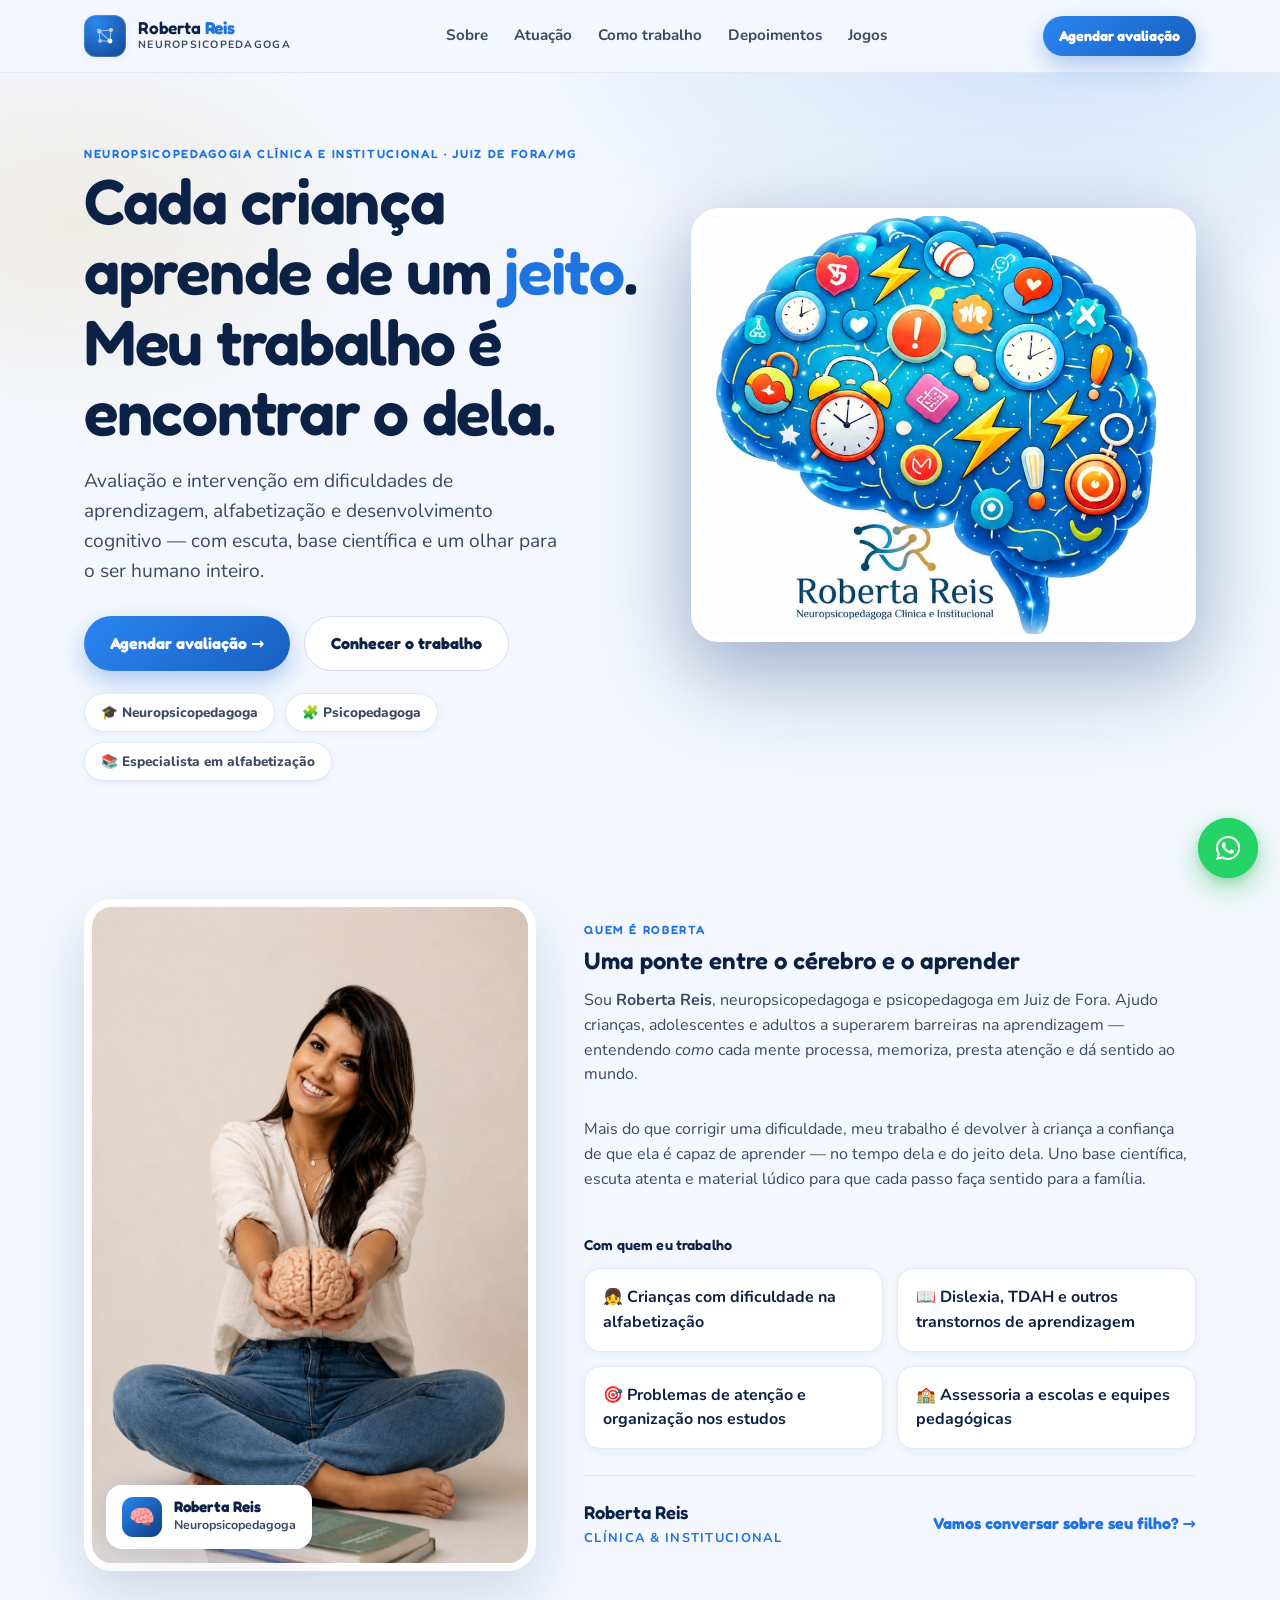
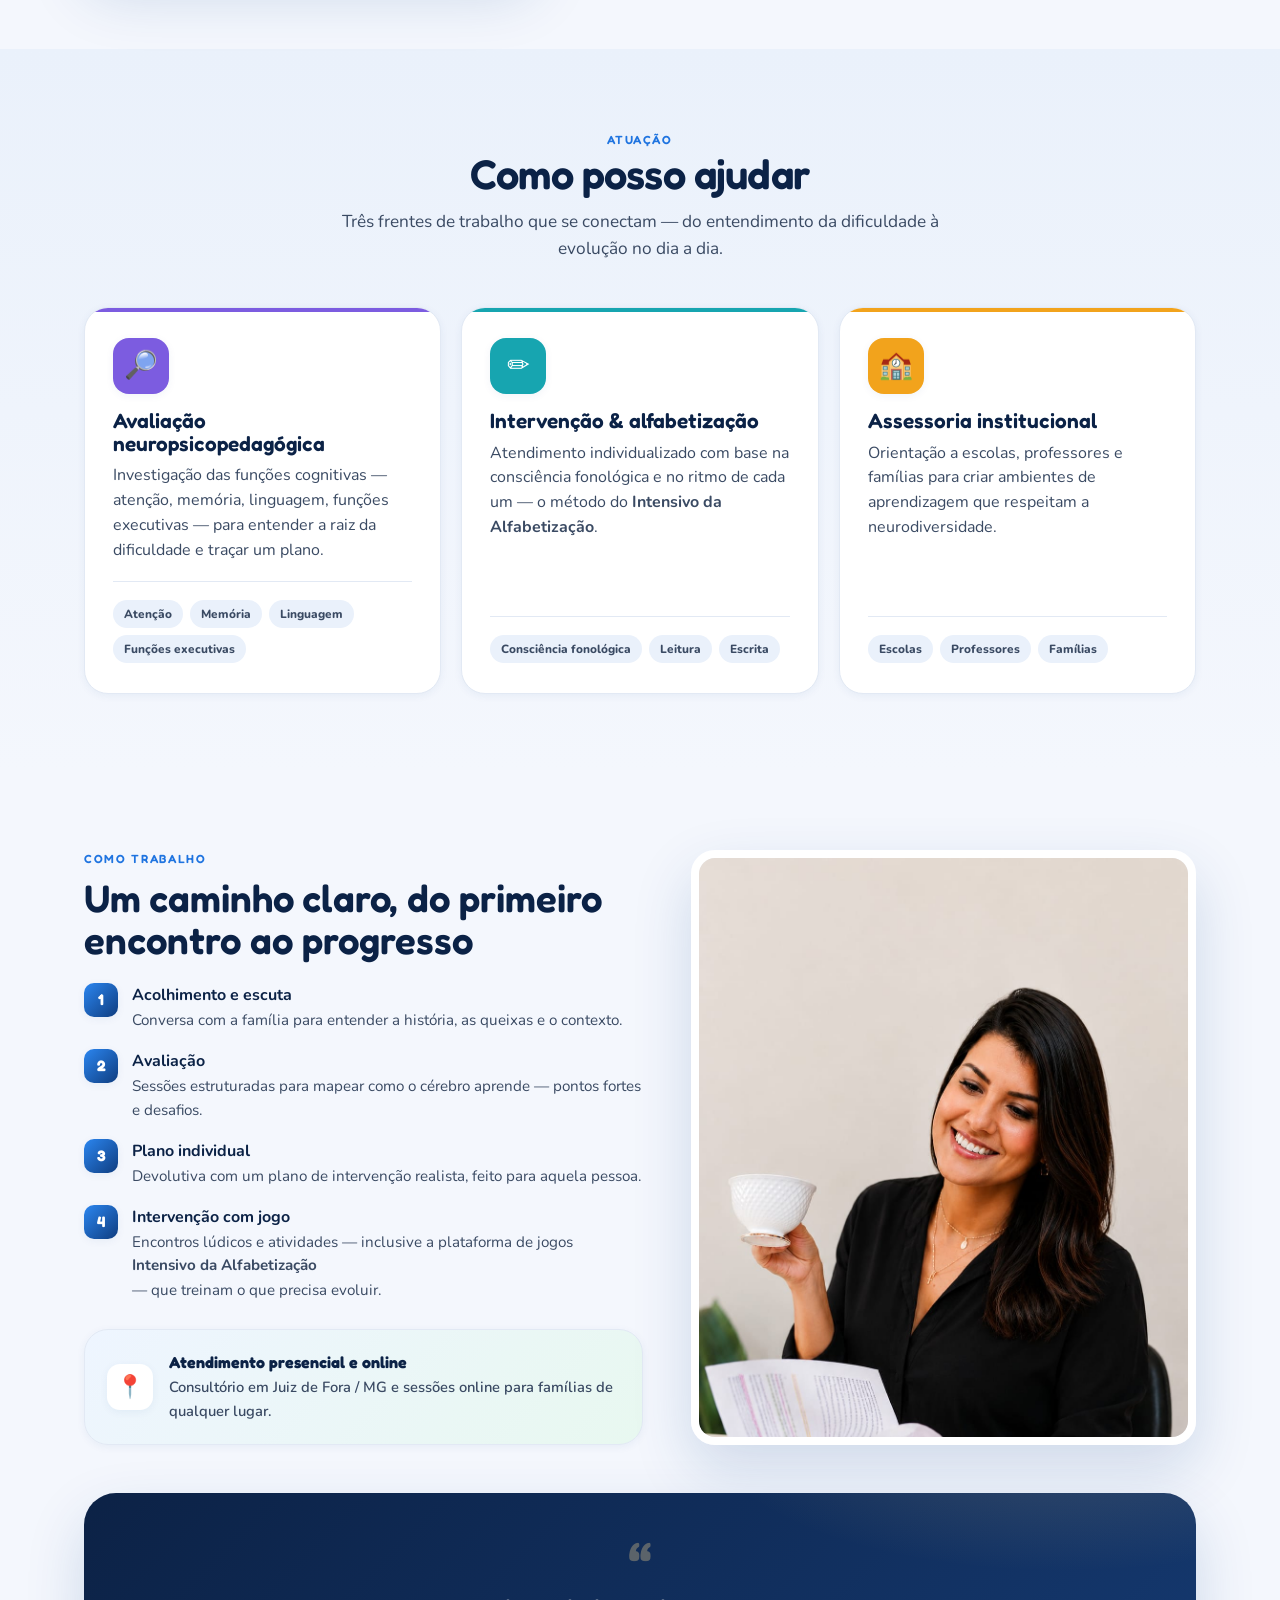
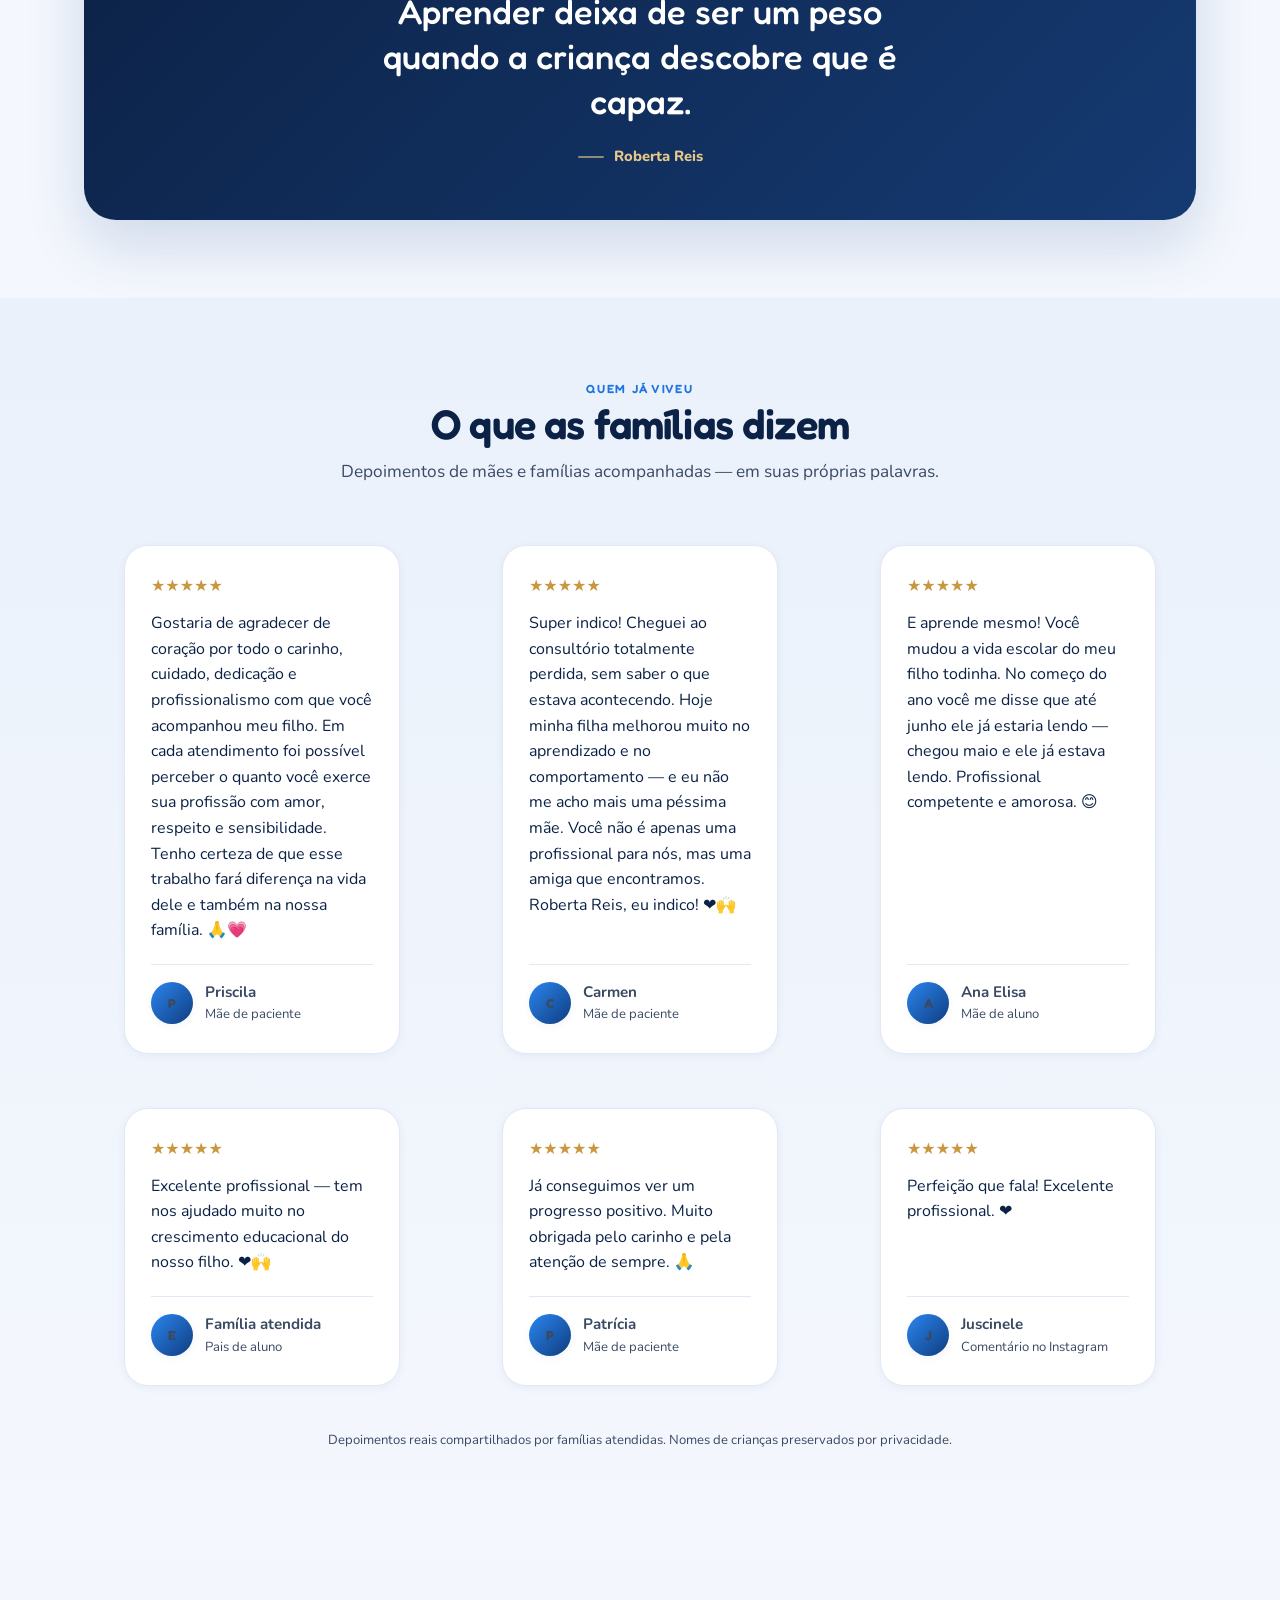
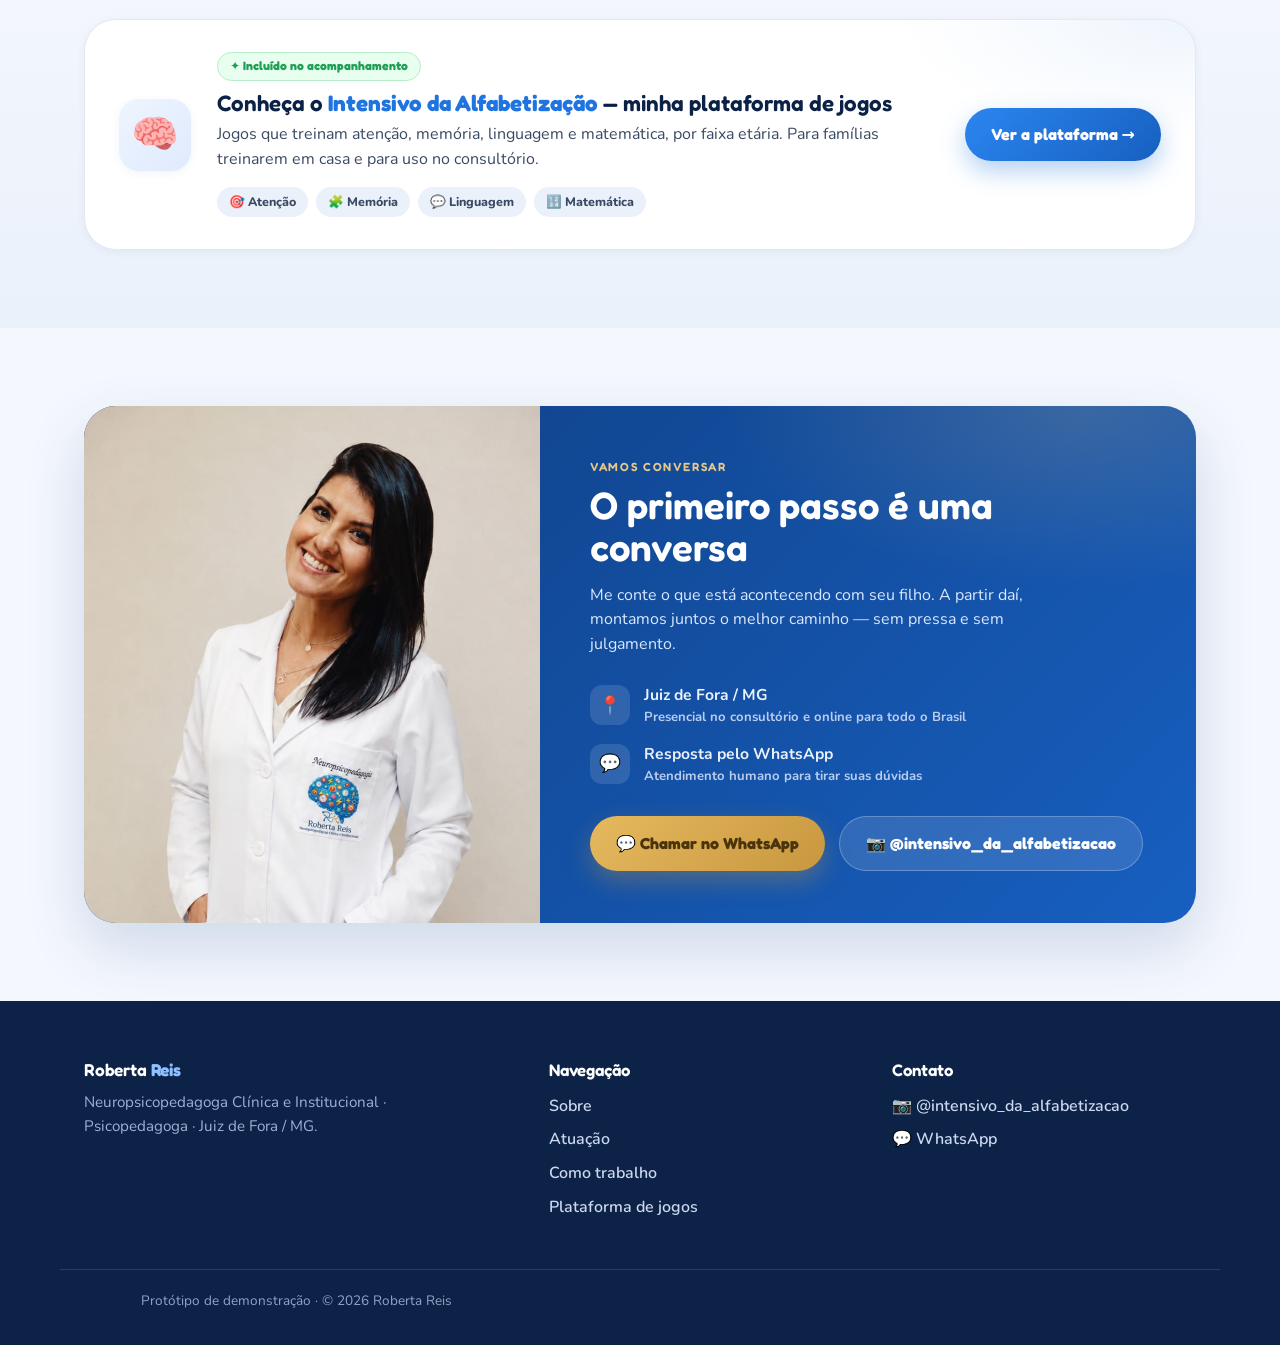
<file: roberta.html>
<!doctype html>
<html lang="pt-BR">
<head>
<meta charset="utf-8">
<meta name="viewport" content="width=device-width, initial-scale=1">
<title>Roberta Reis · Neuropsicopedagoga Clínica e Institucional — Juiz de Fora</title>
<meta name="description" content="Roberta Reis — Neuropsicopedagoga e Psicopedagoga em Juiz de Fora/MG. Avaliação e intervenção em dificuldades de aprendizagem, alfabetização e desenvolvimento cognitivo.">
<link rel="preconnect" href="https://fonts.googleapis.com">
<link rel="preconnect" href="https://fonts.gstatic.com" crossorigin>
<link href="https://fonts.googleapis.com/css2?family=Fredoka:wght@400;500;600;700&family=Nunito:wght@400;600;700;800;900&display=swap" rel="stylesheet">
<link rel="stylesheet" href="css/styles.css">
<style>
  /* extras específicos do site institucional */
  .r-hero { background:
      radial-gradient(900px 460px at 82% -6%, rgba(43,134,240,.18), transparent 60%),
      radial-gradient(600px 380px at 6% 20%, rgba(200,151,63,.12), transparent 55%), var(--bg); }
  .r-photo { border-radius: 28px; overflow: hidden; box-shadow: var(--sh-lg); border: 8px solid #fff; }
  .r-badges { display:flex; flex-wrap:wrap; gap:10px; margin-top:22px; }
  .r-badge { background:#fff; border:1px solid var(--line); border-radius:999px; padding:8px 16px; font-weight:800; font-size:.85rem; color:var(--ink-soft); box-shadow:var(--sh-sm); display:inline-flex; gap:8px; align-items:center; }
  .serv { display:grid; grid-template-columns:repeat(3,1fr); gap:20px; }
  .serv-card { background:var(--card); border:1px solid var(--line); border-radius:var(--r-lg); padding:30px 28px; box-shadow:var(--sh-sm); transition:transform .2s, box-shadow .2s; position:relative; overflow:hidden; display:flex; flex-direction:column; }
  .serv-card:hover { transform:translateY(-4px); box-shadow:var(--sh-md); }
  .serv-card .bar { position:absolute; left:0; top:0; height:4px; width:100%; }
  .serv-card .ic { width:56px; height:56px; border-radius:16px; display:grid; place-items:center; font-size:1.7rem; color:#fff; margin-bottom:16px; box-shadow:var(--sh-sm); }
  .serv-card h3 { font-size:1.3rem; }
  .serv-card p { color:var(--ink-soft); margin-top:8px; }
  .serv-kw { margin-top:auto; padding-top:18px; border-top:1px solid var(--line); display:flex; flex-wrap:wrap; gap:7px; }
  .serv-card p { margin-bottom:18px; }
  .serv-kw span { font-size:.74rem; font-weight:800; color:var(--ink-soft); background:var(--bg-2); border-radius:999px; padding:5px 11px; }
  .approach { display:grid; grid-template-columns:1.05fr .95fr; gap:48px; align-items:stretch; }
  .approach-col { display:flex; flex-direction:column; }
  .approach ul { list-style:none; padding:0; margin:22px 0 0; display:grid; gap:16px; }
  .approach li { display:flex; gap:14px; align-items:flex-start; }
  .approach li .n { flex:none; width:34px; height:34px; border-radius:10px; background:linear-gradient(135deg,#2b86f0,#0f3d80); color:#fff; display:grid; place-items:center; font-family:var(--font-display); font-weight:700; box-shadow:var(--sh-sm); }
  .approach li b { display:block; }
  .approach li span { color:var(--ink-soft); font-size:.95rem; }
  .approach-photo { position:relative; border-radius:24px; overflow:hidden; box-shadow:var(--sh-lg); border:8px solid #fff; min-height:420px; }
  .approach-photo img { position:absolute; inset:0; width:100%; height:100%; object-fit:cover; object-position:center 20%; }
  /* Citação — faixa de fechamento full-width */
  .quote { background:linear-gradient(135deg,#0c2246,#153a72); color:#eaf1fb; border-radius:var(--r-xl); padding:48px; text-align:center; }
  .quote p { font-family:var(--font-display); font-size:clamp(1.3rem,2.6vw,1.9rem); line-height:1.35; max-width:24ch; margin:0 auto; }
  .quote-band { position:relative; overflow:hidden; margin-top:48px; padding:52px 40px;
      background:
        radial-gradient(600px 240px at 88% -20%, rgba(230,201,138,.18), transparent 60%),
        linear-gradient(135deg,#0c2246,#153a72);
      box-shadow:var(--sh-lg); }
  .quote-band .qglyph { font-family:var(--font-display); font-size:6rem; line-height:.6; color:var(--gold-soft); opacity:.35; display:block; height:44px; }
  .quote-band p { font-family:var(--font-display); font-weight:500; color:#fff; font-size:clamp(1.5rem,3vw,2.15rem); line-height:1.3; max-width:26ch; margin:0 auto; }
  .quote-band .attr { margin-top:22px; display:inline-flex; align-items:center; gap:10px; color:var(--gold-soft); font-weight:800; font-size:.92rem; }
  .quote-band .attr::before { content:""; width:26px; height:2px; background:var(--gold-soft); opacity:.6; border-radius:2px; }
  .who-for { display:grid; grid-template-columns:repeat(2,1fr); gap:14px; }
  .who-for div { background:#fff; border:1px solid var(--line); border-radius:var(--r-md); padding:16px 18px; display:flex; gap:12px; align-items:center; font-weight:700; color:var(--ink); box-shadow:var(--sh-sm); }
  .cta-band { background:linear-gradient(135deg,#2b86f0,#0f3d80); color:#fff; border-radius:var(--r-xl); padding:52px; text-align:center; box-shadow:var(--sh-lg); }
  .cta-band h2 { color:#fff; font-size:clamp(1.8rem,3.4vw,2.6rem); }
  .cta-band p { color:#dbe8ff; max-width:46ch; margin:12px auto 26px; }
  .cross { background:
      radial-gradient(500px 200px at 100% 0%, rgba(31,116,224,.07), transparent 60%), #fff;
      border:1px solid var(--line); border-radius:var(--r-xl); padding:32px 34px; display:flex; gap:26px; align-items:center; box-shadow:var(--sh-sm); flex-wrap:wrap; }
  .cross .em { flex:none; width:72px; height:72px; border-radius:20px; display:grid; place-items:center; font-size:2.4rem; background:linear-gradient(135deg,#eef5ff,#dfeafd); box-shadow:var(--sh-sm); }
  .cross .tag { display:inline-flex; align-items:center; gap:7px; font-family:var(--font-display); font-weight:700; font-size:.76rem; color:#1f9e56; background:#e8fff0; border:1px solid #b7ecc9; padding:4px 12px; border-radius:999px; margin-bottom:10px; }
  .cross-chips { display:flex; flex-wrap:wrap; gap:8px; margin-top:14px; }
  .cross-chips span { font-size:.78rem; font-weight:800; color:var(--ink-soft); background:var(--bg-2); border-radius:999px; padding:5px 12px; display:inline-flex; gap:6px; align-items:center; }
  /* Sobre com foto */
  .about-grid { display:grid; grid-template-columns:.85fr 1.15fr; gap:48px; align-items:stretch; }
  .about-photo { position:relative; }
  .about-photo img { width:100%; height:100%; object-fit:cover; border-radius:28px; box-shadow:var(--sh-lg); border:8px solid #fff; display:block; }
  .about-photo .float { position:absolute; left:22px; bottom:22px; background:#fff; border-radius:16px; padding:12px 16px; box-shadow:var(--sh-md); display:flex; align-items:center; gap:12px; }
  .about-photo .float .b { width:40px; height:40px; border-radius:11px; background:linear-gradient(135deg,#2b86f0,var(--blue-800)); display:grid; place-items:center; font-size:1.3rem; }
  .about-photo .float b { display:block; font-family:var(--font-display); color:var(--ink); font-size:.95rem; line-height:1.1; }
  .about-photo .float span { font-size:.78rem; color:var(--ink-soft); font-weight:700; }
  .about-text { display:flex; flex-direction:column; justify-content:center; }
  .about-text .lbl { display:block; font-family:var(--font-display); font-weight:600; color:var(--ink); font-size:.9rem; margin:26px 0 12px; letter-spacing:.01em; }
  .about-sign { margin-top:26px; padding-top:22px; border-top:1px solid var(--line); display:flex; align-items:center; justify-content:space-between; gap:18px; flex-wrap:wrap; }
  .about-sign .nm { font-family:var(--font-display); font-weight:600; color:var(--ink); font-size:1.15rem; }
  .about-sign .nm span { display:block; font-family:var(--font-body); font-weight:700; font-size:.8rem; letter-spacing:.1em; text-transform:uppercase; color:var(--blue); margin-top:2px; }
  .about-sign a { font-family:var(--font-display); font-weight:700; color:var(--blue); text-decoration:none; display:inline-flex; align-items:center; gap:6px; }
  .about-sign a:hover { gap:10px; }
  /* Método — nota de fechamento */
  .metodo-note { margin-top:26px; background:linear-gradient(135deg,#eef5ff,#e8f8f0); border:1px solid var(--line); border-radius:var(--r-lg); padding:20px 22px; display:flex; gap:16px; align-items:center; box-shadow:var(--sh-sm); }
  .metodo-note .pin { flex:none; width:46px; height:46px; border-radius:13px; background:#fff; display:grid; place-items:center; font-size:1.4rem; box-shadow:var(--sh-sm); }
  .metodo-note b { display:block; font-family:var(--font-display); color:var(--ink); }
  .metodo-note span { color:var(--ink-soft); font-size:.92rem; font-weight:600; }
  /* Contato com retrato */
  .contact { display:grid; grid-template-columns:.82fr 1.18fr; background:linear-gradient(135deg,#0f3d80,#175fc0); border-radius:var(--r-xl); overflow:hidden; box-shadow:var(--sh-lg); position:relative; }
  .contact::after { content:""; position:absolute; inset:0; pointer-events:none; background:radial-gradient(600px 300px at 90% 0%, rgba(230,201,138,.18), transparent 60%); }
  .contact-photo { position:relative; min-height:420px; }
  .contact-photo img { position:absolute; inset:0; width:100%; height:100%; object-fit:cover; object-position:center 15%; display:block; }
  .contact-body { padding:52px 50px; color:#fff; display:flex; flex-direction:column; justify-content:center; position:relative; z-index:1; }
  .contact-body .eyebrow { color:var(--gold-soft); }
  .contact-body h2 { color:#fff; font-size:clamp(1.8rem,3vw,2.5rem); margin-top:8px; }
  .contact-body > p { color:#dbe8ff; max-width:44ch; margin:14px 0 26px; }
  .contact-details { display:grid; gap:14px; margin-bottom:30px; }
  .contact-details .d { display:flex; gap:14px; align-items:center; color:#eaf1fb; font-weight:700; font-size:.98rem; }
  .contact-details .d .ic { width:40px; height:40px; border-radius:12px; background:#ffffff1f; display:grid; place-items:center; font-size:1.1rem; flex:none; }
  .contact-details .d span { color:#b9cdf0; font-weight:700; font-size:.82rem; display:block; }
  .contact-actions { display:flex; gap:14px; flex-wrap:wrap; }
  /* Depoimentos */
  .tst-grid { display:grid; grid-template-columns:repeat(3,1fr); gap:22px; }
  .tst { background:var(--card); border:1px solid var(--line); border-radius:var(--r-lg); padding:28px 26px; box-shadow:var(--sh-sm); display:flex; flex-direction:column; transition:transform .2s, box-shadow .2s; }
  .tst:hover { transform:translateY(-4px); box-shadow:var(--sh-md); }
  .tst .stars { display:flex; gap:3px; color:var(--gold); font-size:1rem; margin-bottom:12px; }
  .tst p { color:var(--ink); font-size:1rem; line-height:1.6; margin:0 0 20px; flex:1; }
  .tst .who { display:flex; align-items:center; gap:12px; margin-top:auto; padding-top:16px; border-top:1px solid var(--line); }
  .tst .av { flex:none; width:42px; height:42px; border-radius:50%; background:linear-gradient(135deg,#2b86f0,#0f3d80); color:#fff; display:grid; place-items:center; font-family:var(--font-display); font-weight:700; box-shadow:var(--sh-sm); }
  .tst .who b { display:block; font-size:.95rem; }
  .tst .who span { color:var(--ink-soft); font-size:.82rem; }
  .tst-note { text-align:center; color:var(--ink-soft); font-size:.82rem; margin-top:28px; }
  @media (max-width:1000px){ .tst-grid { grid-template-columns:repeat(2,1fr); } }
  @media (max-width:900px){
    .serv, .who-for { grid-template-columns:1fr; }
    .approach { grid-template-columns:1fr; }
    .r-photo { max-width:360px; margin:0 auto; order:-1; }
    .about-grid { grid-template-columns:1fr; gap:26px; }
    .about-photo { max-width:420px; margin:0 auto; width:100%; }
    .about-photo img { aspect-ratio:4/5; }
    .about-text { justify-content:flex-start; }
    .contact { grid-template-columns:1fr; }
    .contact-photo { max-height:340px; }
    .contact-photo img { aspect-ratio:16/11; }
    .contact-body { padding:34px 28px; text-align:center; align-items:center; }
    .contact-body > p { margin-left:auto; margin-right:auto; }
    .contact-details { text-align:left; }
    .contact-actions { justify-content:center; }
  }
  @media (max-width:640px){ .tst-grid { grid-template-columns:1fr; } }

  /* WhatsApp flutuante */
  .wa-float {
    position:fixed; z-index:80;
    right:calc(22px + env(safe-area-inset-right));
    bottom:calc(22px + env(safe-area-inset-bottom));
    width:60px; height:60px; border-radius:50%;
    background:#25D366; display:grid; place-items:center;
    box-shadow:0 10px 28px rgba(37,211,102,.45), 0 4px 10px rgba(0,0,0,.14);
    transition:transform .2s cubic-bezier(.2,.9,.3,1.3), box-shadow .2s;
    -webkit-tap-highlight-color:transparent;
  }
  .wa-float::before {
    content:""; position:absolute; inset:0; border-radius:50%;
    background:#25D366; z-index:-1;
    animation:wa-pulse 2.4s ease-out infinite;
  }
  .wa-float svg { width:32px; height:32px; display:block; }
  .wa-float:hover { transform:scale(1.08); box-shadow:0 14px 34px rgba(37,211,102,.55), 0 4px 10px rgba(0,0,0,.16); }
  .wa-float:active { transform:scale(.96); }
  @keyframes wa-pulse { 0%{transform:scale(1);opacity:.55} 70%,100%{transform:scale(1.7);opacity:0} }
  @media (max-width:560px){ .wa-float { width:56px; height:56px; right:16px; bottom:16px; } .wa-float svg { width:30px; height:30px; } }
</style>
</head>
<body>

<nav class="nav">
  <div class="wrap nav-in">
    <a class="brand" href="#">
      <span class="brand-mark"><svg width="24" height="24" viewBox="0 0 24 24" fill="none"><circle cx="6" cy="7" r="2.4" fill="#8fc0ff"/><circle cx="18" cy="6" r="2.1" fill="#e6c98a"/><circle cx="17" cy="17" r="2.4" fill="#fff"/><circle cx="7" cy="17" r="2" fill="#8fc0ff"/><path d="M6 7 L18 6 M18 6 L17 17 M17 17 L7 17 M7 17 L6 7 M6 7 L17 17" stroke="#cfe2ff" stroke-width="1.1" opacity=".7"/></svg></span>
      <span><div class="brand-name">Roberta <b>Reis</b></div><div class="brand-sub">Neuropsicopedagoga</div></span>
    </a>
    <div class="nav-links">
      <a href="#sobre">Sobre</a>
      <a href="#atuacao">Atuação</a>
      <a href="#metodo">Como trabalho</a>
      <a href="#depoimentos">Depoimentos</a>
      <a href="#sinapse">Jogos</a>
    </div>
    <div class="nav-cta">
      <a class="btn btn-primary btn-sm" href="https://wa.me/" target="_blank" rel="noopener">Agendar avaliação</a>
    </div>
    <button class="nav-burger" onclick="document.getElementById('contato').scrollIntoView({behavior:'smooth'})">☰</button>
  </div>
</nav>

<!-- HERO -->
<header class="hero r-hero">
  <div class="wrap hero-grid">
    <div>
      <span class="eyebrow">Neuropsicopedagogia clínica e institucional · Juiz de Fora/MG</span>
      <h1>Cada criança aprende de um <span class="glow">jeito</span>. Meu trabalho é encontrar o dela.</h1>
      <p class="lead">Avaliação e intervenção em dificuldades de aprendizagem, alfabetização e desenvolvimento cognitivo — com escuta, base científica e um olhar para o ser humano inteiro.</p>
      <div class="hero-cta">
        <a class="btn btn-primary" href="#contato">Agendar avaliação →</a>
        <a class="btn btn-ghost" href="#atuacao">Conhecer o trabalho</a>
      </div>
      <div class="r-badges">
        <span class="r-badge">🎓 Neuropsicopedagoga</span>
        <span class="r-badge">🧩 Psicopedagoga</span>
        <span class="r-badge">📚 Especialista em alfabetização</span>
      </div>
    </div>
    <div class="brainstage">
      <div class="halo"></div>
      <img class="r-photo" src="assets/roberta-logo.jpeg" alt="Marca de Roberta Reis — Neuropsicopedagoga">
    </div>
  </div>
</header>

<!-- SOBRE -->
<section class="section" id="sobre">
  <div class="wrap">
    <div class="about-grid">
      <div class="about-photo">
        <img src="assets/roberta-cerebro.jpeg" alt="Roberta Reis segurando um modelo de cérebro">
        <div class="float">
          <span class="b">🧠</span>
          <span><b>Roberta Reis</b><span>Neuropsicopedagoga</span></span>
        </div>
      </div>
      <div class="about-text">
        <span class="eyebrow">Quem é Roberta</span>
        <h2 style="margin-top:8px">Uma ponte entre o cérebro e o aprender</h2>
        <p style="color:var(--ink-soft);margin-top:14px">Sou <b>Roberta Reis</b>, neuropsicopedagoga e psicopedagoga em Juiz de Fora. Ajudo crianças, adolescentes e adultos a superarem barreiras na aprendizagem — entendendo <i>como</i> cada mente processa, memoriza, presta atenção e dá sentido ao mundo.</p>
        <p style="color:var(--ink-soft);margin-top:14px">Mais do que corrigir uma dificuldade, meu trabalho é devolver à criança a confiança de que ela é capaz de aprender — no tempo dela e do jeito dela. Uno base científica, escuta atenta e material lúdico para que cada passo faça sentido para a família.</p>
        <span class="lbl">Com quem eu trabalho</span>
        <div class="who-for">
          <div>👧 Crianças com dificuldade na alfabetização</div>
          <div>📖 Dislexia, TDAH e outros transtornos de aprendizagem</div>
          <div>🎯 Problemas de atenção e organização nos estudos</div>
          <div>🏫 Assessoria a escolas e equipes pedagógicas</div>
        </div>
        <div class="about-sign">
          <div class="nm">Roberta Reis<span>Clínica &amp; Institucional</span></div>
          <a href="#contato">Vamos conversar sobre seu filho? →</a>
        </div>
      </div>
    </div>
  </div>
</section>

<!-- ATUAÇÃO -->
<section class="section" id="atuacao" style="background:linear-gradient(180deg,var(--bg-2),var(--bg))">
  <div class="wrap">
    <div class="section-head">
      <span class="eyebrow">Atuação</span>
      <h2>Como posso ajudar</h2>
      <p>Três frentes de trabalho que se conectam — do entendimento da dificuldade à evolução no dia a dia.</p>
    </div>
    <div class="serv">
      <div class="serv-card">
        <i class="bar" style="background:var(--p-executiva)"></i>
        <div class="ic" style="background:var(--p-executiva)">🔎</div>
        <h3>Avaliação neuropsicopedagógica</h3>
        <p>Investigação das funções cognitivas — atenção, memória, linguagem, funções executivas — para entender a raiz da dificuldade e traçar um plano.</p>
        <div class="serv-kw"><span>Atenção</span><span>Memória</span><span>Linguagem</span><span>Funções executivas</span></div>
      </div>
      <div class="serv-card">
        <i class="bar" style="background:var(--p-linguagem)"></i>
        <div class="ic" style="background:var(--p-linguagem)">✏️</div>
        <h3>Intervenção &amp; alfabetização</h3>
        <p>Atendimento individualizado com base na consciência fonológica e no ritmo de cada um — o método do <b>Intensivo da Alfabetização</b>.</p>
        <div class="serv-kw"><span>Consciência fonológica</span><span>Leitura</span><span>Escrita</span></div>
      </div>
      <div class="serv-card">
        <i class="bar" style="background:var(--p-atencao)"></i>
        <div class="ic" style="background:var(--p-atencao)">🏫</div>
        <h3>Assessoria institucional</h3>
        <p>Orientação a escolas, professores e famílias para criar ambientes de aprendizagem que respeitam a neurodiversidade.</p>
        <div class="serv-kw"><span>Escolas</span><span>Professores</span><span>Famílias</span></div>
      </div>
    </div>
  </div>
</section>

<!-- MÉTODO -->
<section class="section" id="metodo">
  <div class="wrap">
    <div class="approach">
      <div class="approach-col">
        <span class="eyebrow">Como trabalho</span>
        <h2 style="font-size:clamp(1.8rem,3.2vw,2.4rem);margin-top:8px">Um caminho claro, do primeiro encontro ao progresso</h2>
        <ul>
          <li><span class="n">1</span><div><b>Acolhimento e escuta</b><span>Conversa com a família para entender a história, as queixas e o contexto.</span></div></li>
          <li><span class="n">2</span><div><b>Avaliação</b><span>Sessões estruturadas para mapear como o cérebro aprende — pontos fortes e desafios.</span></div></li>
          <li><span class="n">3</span><div><b>Plano individual</b><span>Devolutiva com um plano de intervenção realista, feito para aquela pessoa.</span></div></li>
          <li><span class="n">4</span><div><b>Intervenção com jogo</b><span>Encontros lúdicos e atividades — inclusive a plataforma de jogos <b>Intensivo da Alfabetização</b> — que treinam o que precisa evoluir.</span></div></li>
        </ul>
        <div class="metodo-note">
          <span class="pin">📍</span>
          <div>
            <b>Atendimento presencial e online</b>
            <span>Consultório em Juiz de Fora / MG e sessões online para famílias de qualquer lugar.</span>
          </div>
        </div>
      </div>
      <div class="approach-photo">
        <img src="assets/roberta-livro.jpeg" alt="Roberta Reis estudando com uma xícara de café">
      </div>
    </div>
    <div class="quote quote-band">
      <span class="qglyph">“</span>
      <p>Aprender deixa de ser um peso quando a criança descobre que é capaz.</p>
      <span class="attr">Roberta Reis</span>
    </div>
  </div>
</section>

<!-- DEPOIMENTOS -->
<section class="section" id="depoimentos" style="background:linear-gradient(180deg,var(--bg-2),var(--bg))">
  <div class="wrap">
    <div class="section-head">
      <span class="eyebrow">Quem já viveu</span>
      <h2>O que as famílias dizem</h2>
      <p>Depoimentos de mães e famílias acompanhadas — em suas próprias palavras.</p>
    </div>
    <div class="tst-grid">

      <figure class="tst">
        <div class="stars" aria-label="5 de 5 estrelas">★★★★★</div>
        <p>Gostaria de agradecer de coração por todo o carinho, cuidado, dedicação e profissionalismo com que você acompanhou meu filho. Em cada atendimento foi possível perceber o quanto você exerce sua profissão com amor, respeito e sensibilidade. Tenho certeza de que esse trabalho fará diferença na vida dele e também na nossa família. 🙏💗</p>
        <figcaption class="who"><span class="av">P</span><span><b>Priscila</b><span>Mãe de paciente</span></span></figcaption>
      </figure>

      <figure class="tst">
        <div class="stars" aria-label="5 de 5 estrelas">★★★★★</div>
        <p>Super indico! Cheguei ao consultório totalmente perdida, sem saber o que estava acontecendo. Hoje minha filha melhorou muito no aprendizado e no comportamento — e eu não me acho mais uma péssima mãe. Você não é apenas uma profissional para nós, mas uma amiga que encontramos. Roberta Reis, eu indico! ❤️🙌</p>
        <figcaption class="who"><span class="av">C</span><span><b>Carmen</b><span>Mãe de paciente</span></span></figcaption>
      </figure>

      <figure class="tst">
        <div class="stars" aria-label="5 de 5 estrelas">★★★★★</div>
        <p>E aprende mesmo! Você mudou a vida escolar do meu filho todinha. No começo do ano você me disse que até junho ele já estaria lendo — chegou maio e ele já estava lendo. Profissional competente e amorosa. 😊</p>
        <figcaption class="who"><span class="av">A</span><span><b>Ana Elisa</b><span>Mãe de aluno</span></span></figcaption>
      </figure>

      <figure class="tst">
        <div class="stars" aria-label="5 de 5 estrelas">★★★★★</div>
        <p>Excelente profissional — tem nos ajudado muito no crescimento educacional do nosso filho. ❤️🙌</p>
        <figcaption class="who"><span class="av">E</span><span><b>Família atendida</b><span>Pais de aluno</span></span></figcaption>
      </figure>

      <figure class="tst">
        <div class="stars" aria-label="5 de 5 estrelas">★★★★★</div>
        <p>Já conseguimos ver um progresso positivo. Muito obrigada pelo carinho e pela atenção de sempre. 🙏</p>
        <figcaption class="who"><span class="av">P</span><span><b>Patrícia</b><span>Mãe de paciente</span></span></figcaption>
      </figure>

      <figure class="tst">
        <div class="stars" aria-label="5 de 5 estrelas">★★★★★</div>
        <p>Perfeição que fala! Excelente profissional. ❤️</p>
        <figcaption class="who"><span class="av">J</span><span><b>Juscinele</b><span>Comentário no Instagram</span></span></figcaption>
      </figure>

    </div>
    <p class="tst-note">Depoimentos reais compartilhados por famílias atendidas. Nomes de crianças preservados por privacidade.</p>
  </div>
</section>

<!-- SINAPSE cross-sell -->
<section class="section" id="sinapse" style="background:linear-gradient(180deg,var(--bg),var(--bg-2))">
  <div class="wrap">
    <div class="cross">
      <div class="em">🧠</div>
      <div style="flex:1;min-width:240px">
        <span class="tag">✦ Incluído no acompanhamento</span>
        <h3 style="font-size:1.4rem">Conheça o <b style="color:var(--blue)">Intensivo da Alfabetização</b> — minha plataforma de jogos</h3>
        <p style="color:var(--ink-soft);margin-top:6px">Jogos que treinam atenção, memória, linguagem e matemática, por faixa etária. Para famílias treinarem em casa e para uso no consultório.</p>
        <div class="cross-chips"><span>🎯 Atenção</span><span>🧩 Memória</span><span>💬 Linguagem</span><span>🔢 Matemática</span></div>
      </div>
      <a class="btn btn-primary" href="https://francine.github.io/intensivo-alfabetizacao/">Ver a plataforma →</a>
    </div>
  </div>
</section>

<!-- CONTATO -->
<section class="section" id="contato">
  <div class="wrap">
    <div class="contact">
      <div class="contact-photo">
        <img src="assets/roberta-retrato.jpeg" alt="Retrato de Roberta Reis, neuropsicopedagoga">
      </div>
      <div class="contact-body">
        <span class="eyebrow">Vamos conversar</span>
        <h2>O primeiro passo é uma conversa</h2>
        <p>Me conte o que está acontecendo com seu filho. A partir daí, montamos juntos o melhor caminho — sem pressa e sem julgamento.</p>
        <div class="contact-details">
          <div class="d"><span class="ic">📍</span><div>Juiz de Fora / MG<span>Presencial no consultório e online para todo o Brasil</span></div></div>
          <div class="d"><span class="ic">💬</span><div>Resposta pelo WhatsApp<span>Atendimento humano para tirar suas dúvidas</span></div></div>
        </div>
        <div class="contact-actions">
          <a class="btn btn-gold" href="https://wa.me/" target="_blank" rel="noopener">💬 Chamar no WhatsApp</a>
          <a class="btn btn-ghost" style="background:#ffffff1f;color:#fff;border-color:#ffffff40" href="https://www.instagram.com/intensivo_da_alfabetizacao/" target="_blank" rel="noopener">📷 @intensivo_da_alfabetizacao</a>
        </div>
      </div>
    </div>
  </div>
</section>

<footer class="footer">
  <div class="wrap">
    <div class="footer-brand">
      <div class="brand-name" style="color:#fff">Roberta <b style="color:#8fc0ff">Reis</b></div>
      <p style="margin-top:12px">Neuropsicopedagoga Clínica e Institucional · Psicopedagoga · Juiz de Fora / MG.</p>
    </div>
    <div>
      <h4>Navegação</h4>
      <a href="#sobre">Sobre</a><a href="#atuacao">Atuação</a><a href="#metodo">Como trabalho</a><a href="https://francine.github.io/intensivo-alfabetizacao/">Plataforma de jogos</a>
    </div>
    <div>
      <h4>Contato</h4>
      <a href="https://www.instagram.com/intensivo_da_alfabetizacao/" target="_blank" rel="noopener">📷 @intensivo_da_alfabetizacao</a>
      <a href="https://wa.me/" target="_blank" rel="noopener">💬 WhatsApp</a>
    </div>
  </div>
  <div class="footer-bottom wrap">Protótipo de demonstração · © 2026 Roberta Reis</div>
</footer>

<a class="wa-float" href="https://wa.me/" target="_blank" rel="noopener" aria-label="Falar com Roberta Reis no WhatsApp">
  <svg viewBox="0 0 32 32" fill="#fff" aria-hidden="true"><path d="M16.04 4C9.4 4 4 9.4 4 16.04c0 2.12.56 4.19 1.62 6.02L4 28l6.13-1.6a12 12 0 0 0 5.9 1.5h.01c6.64 0 12.04-5.4 12.05-12.04 0-3.22-1.25-6.24-3.52-8.52A11.96 11.96 0 0 0 16.04 4zm0 21.9h-.01a9.97 9.97 0 0 1-5.08-1.39l-.36-.22-3.77.99 1.01-3.68-.24-.38a9.94 9.94 0 0 1-1.52-5.3c0-5.5 4.48-9.98 10-9.98 2.66 0 5.16 1.04 7.04 2.92a9.9 9.9 0 0 1 2.92 7.04c0 5.5-4.48 9.98-9.99 9.98zm5.48-7.48c-.3-.15-1.78-.88-2.05-.98-.28-.1-.48-.15-.68.15-.2.3-.78.98-.96 1.18-.18.2-.35.22-.65.07-.3-.15-1.27-.47-2.42-1.5-.9-.8-1.5-1.78-1.68-2.08-.18-.3-.02-.46.13-.61.14-.14.3-.35.45-.53.15-.18.2-.3.3-.5.1-.2.05-.38-.03-.53-.08-.15-.68-1.63-.93-2.23-.24-.58-.49-.5-.68-.51l-.58-.01c-.2 0-.53.08-.8.38-.28.3-1.05 1.02-1.05 2.5s1.08 2.9 1.23 3.1c.15.2 2.12 3.24 5.14 4.54.72.31 1.28.5 1.71.63.72.23 1.38.2 1.9.12.58-.09 1.78-.73 2.03-1.43.25-.7.25-1.3.18-1.43-.07-.13-.27-.2-.57-.35z"/></svg>
</a>

</body>
</html>
</file>
<file: css/styles.css>
/* ============================================================
   SINAPSE — plataforma de jogos da Roberta Reis
   Sistema de design derivado da marca (cérebro + rede de conexões)
   ============================================================ */

:root {
  /* Marca */
  --blue:        #1f74e0;
  --blue-600:    #175fc0;
  --blue-800:    #0f3d80;
  --ink:         #0b2246;   /* texto forte sobre claro */
  --ink-soft:    #3a4a63;
  --gold:        #c8973f;
  --gold-soft:   #e6c98a;

  /* Pilares cognitivos (cada um tem sua cor) */
  --p-atencao:    #f2a31c;
  --p-memoria:    #e8567f;
  --p-executiva:  #7c5ce0;
  --p-linguagem:  #17a5b0;
  --p-matematica: #2fb56b;
  --p-percepcao:  #f0563f;

  /* Paleta dos jogos de blocos e padrões */
  --game-yellow:  var(--p-atencao);
  --game-pink:    var(--p-memoria);
  --game-purple:  var(--p-executiva);
  --game-teal:    var(--p-linguagem);
  --game-green:   var(--p-matematica);
  --game-orange:  var(--p-percepcao);

  /* Superfícies */
  --bg:        #f4f7fd;
  --bg-2:      #eaf1fb;
  --card:      #ffffff;
  --line:      #e2e9f4;
  --line-2:    #d3ddee;

  /* Sombras */
  --sh-sm: 0 2px 8px rgba(15,61,128,.06);
  --sh-md: 0 10px 30px rgba(15,61,128,.10);
  --sh-lg: 0 24px 60px rgba(15,61,128,.16);
  --sh-glow: 0 0 0 4px rgba(31,116,224,.14);

  --r-sm: 10px;
  --r-md: 16px;
  --r-lg: 24px;
  --r-xl: 32px;

  --maxw: 1160px;

  --font-display: "Fredoka", system-ui, sans-serif;
  --font-body: "Nunito", system-ui, sans-serif;
}

* { box-sizing: border-box; }
html { scroll-behavior: smooth; }
body {
  margin: 0;
  font-family: var(--font-body);
  color: var(--ink);
  background: var(--bg);
  -webkit-font-smoothing: antialiased;
  line-height: 1.55;
}
img { max-width: 100%; display: block; }
button { font-family: inherit; cursor: pointer; }
a { color: inherit; }
h1,h2,h3,h4 { font-family: var(--font-display); font-weight: 600; line-height: 1.1; margin: 0; color: var(--ink); }

.wrap { max-width: var(--maxw); margin: 0 auto; padding: 0 24px; }
.hidden { display: none !important; }
.center { text-align: center; }
.eyebrow {
  font-family: var(--font-display);
  font-weight: 600; letter-spacing: .14em; text-transform: uppercase;
  font-size: .74rem; color: var(--blue);
}

/* ---------- Botões ---------- */
.btn {
  display: inline-flex; align-items: center; gap: .5em;
  border: 0; border-radius: 999px;
  padding: 14px 26px; font-weight: 700; font-size: 1rem;
  font-family: var(--font-display);
  transition: transform .18s cubic-bezier(.2,.9,.3,1.3), box-shadow .18s, filter .18s;
  text-decoration: none;
}
.btn:active { transform: translateY(1px) scale(.99); }
.btn-primary { background: linear-gradient(135deg, #2b86f0, var(--blue-600)); color: #fff; box-shadow: 0 10px 24px rgba(31,116,224,.34); }
.btn-primary:hover { transform: translateY(-2px); box-shadow: 0 16px 32px rgba(31,116,224,.42); }
.btn-gold { background: linear-gradient(135deg, #e6b95f, var(--gold)); color: #4a340c; box-shadow: 0 10px 24px rgba(200,151,63,.34); }
.btn-gold:hover { transform: translateY(-2px); }
.btn-ghost { background: #fff; color: var(--ink); border: 1.5px solid var(--line-2); }
.btn-ghost:hover { border-color: var(--blue); color: var(--blue); }
.btn-sm { padding: 9px 16px; font-size: .9rem; }
.btn-block { width: 100%; justify-content: center; }

/* ============================================================
   NAV
   ============================================================ */
.nav {
  position: sticky; top: 0; z-index: 50;
  background: rgba(244,247,253,.82);
  backdrop-filter: saturate(1.2) blur(12px);
  border-bottom: 1px solid var(--line);
}
.nav-in { display: flex; align-items: center; justify-content: space-between; height: 72px; }
.brand { display: flex; align-items: center; gap: 12px; text-decoration: none; }
.brand-mark {
  width: 42px; height: 42px; border-radius: 12px;
  display: grid; place-items: center;
  background: radial-gradient(120% 120% at 30% 20%, #2b86f0, var(--blue-800));
  box-shadow: var(--sh-sm), inset 0 0 0 1px rgba(255,255,255,.18);
}
.brand-name { font-family: var(--font-display); font-weight: 600; font-size: 1.08rem; letter-spacing: -.01em; line-height: 1.05; }
.brand-name b { color: var(--blue); }
.brand-sub { font-size: .66rem; letter-spacing: .12em; text-transform: uppercase; color: var(--ink-soft); font-weight: 700; }
.nav-links { display: flex; align-items: center; gap: 26px; }
.nav-links a { text-decoration: none; font-weight: 700; color: var(--ink-soft); font-size: .95rem; }
.nav-links a:hover { color: var(--blue); }
.nav-cta { display: flex; align-items: center; gap: 10px; }
.nav-burger { display: none; background: none; border: 0; font-size: 1.5rem; color: var(--ink); }

/* ============================================================
   HERO
   ============================================================ */
.hero {
  position: relative; overflow: hidden;
  background:
    radial-gradient(1000px 500px at 78% -8%, rgba(43,134,240,.16), transparent 60%),
    radial-gradient(700px 420px at 8% 12%, rgba(232,86,127,.10), transparent 55%),
    var(--bg);
  padding: 68px 0 40px;
}
.hero-grid { display: grid; grid-template-columns: 1.05fr .95fr; gap: 48px; align-items: center; }
.hero h1 { font-size: clamp(2.4rem, 5vw, 4rem); letter-spacing: -.02em; }
.hero h1 .glow { color: var(--blue); position: relative; }
.hero p.lead { font-size: 1.2rem; color: var(--ink-soft); max-width: 40ch; margin: 20px 0 30px; }
.hero-cta { display: flex; gap: 14px; flex-wrap: wrap; }
.hero-trust { margin-top: 26px; display: flex; gap: 22px; flex-wrap: wrap; color: var(--ink-soft); font-weight: 700; font-size: .9rem; }
.hero-trust span { display: inline-flex; align-items: center; gap: 7px; }
.hero-trust b { color: var(--blue); font-family: var(--font-display); }

/* Brain visual */
.brainstage { position: relative; aspect-ratio: 1/1; }
.brainstage .halo {
  position: absolute; inset: 6%;
  border-radius: 50%;
  background: radial-gradient(circle at 50% 45%, rgba(43,134,240,.22), transparent 62%);
  filter: blur(6px);
  animation: breathe 5.5s ease-in-out infinite;
}
@keyframes breathe { 0%,100%{transform:scale(1);opacity:.8} 50%{transform:scale(1.05);opacity:1} }
.brainstage img { position: relative; width: 100%; filter: drop-shadow(0 30px 50px rgba(15,61,128,.28)); }
.spark {
  position: absolute; width: 10px; height: 10px; border-radius: 50%;
  background: var(--gold); box-shadow: 0 0 14px 4px rgba(230,201,138,.8);
  animation: twinkle 2.6s ease-in-out infinite;
}
@keyframes twinkle { 0%,100%{opacity:.2; transform:scale(.7)} 50%{opacity:1; transform:scale(1.15)} }

/* ============================================================
   FAIXAS
   ============================================================ */
.section { padding: 78px 0; }
.section-head { max-width: 640px; margin: 0 auto 44px; text-align: center; }
.section-head h2 { font-size: clamp(1.8rem, 3.4vw, 2.6rem); letter-spacing: -.02em; }
.section-head p { color: var(--ink-soft); font-size: 1.08rem; margin-top: 12px; }

.age-grid { display: grid; grid-template-columns: repeat(3,1fr); gap: 22px; }
.age-card {
  background: var(--card); border-radius: var(--r-lg); padding: 30px 26px;
  border: 1px solid var(--line); box-shadow: var(--sh-sm);
  transition: transform .2s, box-shadow .2s;
  position: relative; overflow: hidden;
}
.age-card:hover { transform: translateY(-4px); box-shadow: var(--sh-md); }
.age-card .emoji { font-size: 2.4rem; }
.age-card h3 { font-size: 1.45rem; margin: 12px 0 4px; }
.age-card .range { font-weight: 800; color: var(--blue); font-family: var(--font-display); }
.age-card p { color: var(--ink-soft); font-size: .98rem; margin: 10px 0 0; }
.age-card .bar { position: absolute; left: 0; top: 0; height: 5px; width: 100%; }

/* ============================================================
   PILARES
   ============================================================ */
.pillars { display: grid; grid-template-columns: repeat(3,1fr); gap: 18px; }
.pillar {
  background: var(--card); border: 1px solid var(--line); border-radius: var(--r-md);
  padding: 22px; display: flex; gap: 16px; align-items: flex-start;
  box-shadow: var(--sh-sm); transition: transform .2s;
}
.pillar:hover { transform: translateY(-3px); }
.pillar .ic {
  flex: none; width: 50px; height: 50px; border-radius: 14px; display: grid; place-items: center;
  font-size: 1.5rem; color: #fff;
}
.pillar h4 { font-size: 1.12rem; }
.pillar p { margin: 6px 0 0; color: var(--ink-soft); font-size: .92rem; }

/* ============================================================
   PREVIEW / COMO FUNCIONA
   ============================================================ */
.steps { display: grid; grid-template-columns: repeat(3,1fr); gap: 24px; }
.step { text-align: center; padding: 12px; }
.step .n {
  width: 54px; height: 54px; margin: 0 auto 14px; border-radius: 50%;
  display: grid; place-items: center; font-family: var(--font-display); font-weight: 700;
  font-size: 1.4rem; color: #fff; background: linear-gradient(135deg,#2b86f0,var(--blue-800));
  box-shadow: 0 10px 22px rgba(31,116,224,.32);
}
.step h4 { font-size: 1.18rem; }
.step p { color: var(--ink-soft); margin-top: 8px; }

/* ============================================================
   PLANOS
   ============================================================ */
.plans { display: grid; grid-template-columns: repeat(3,1fr); gap: 22px; align-items: stretch; }
.plan {
  background: var(--card); border: 1.5px solid var(--line); border-radius: var(--r-lg);
  padding: 30px 26px; display: flex; flex-direction: column; box-shadow: var(--sh-sm);
  position: relative; transition: transform .2s, box-shadow .2s;
}
.plan:hover { transform: translateY(-4px); box-shadow: var(--sh-md); }
.plan.featured { border-color: var(--blue); box-shadow: var(--sh-md); }
.plan .tag {
  position: absolute; top: -13px; left: 50%; transform: translateX(-50%);
  background: linear-gradient(135deg,#e6b95f,var(--gold)); color: #4a340c;
  font-family: var(--font-display); font-weight: 700; font-size: .78rem;
  padding: 5px 16px; border-radius: 999px; box-shadow: var(--sh-sm);
}
.plan h3 { font-size: 1.4rem; }
.plan .price { font-family: var(--font-display); font-weight: 700; margin: 14px 0 2px; }
.plan .price b { font-size: 2.6rem; color: var(--ink); }
.plan .price span { color: var(--ink-soft); font-weight: 700; }
.plan .who { color: var(--ink-soft); font-size: .95rem; min-height: 42px; }
.plan ul { list-style: none; padding: 0; margin: 18px 0 24px; display: grid; gap: 11px; }
.plan li { display: flex; gap: 10px; align-items: flex-start; font-size: .95rem; }
.plan li .ck { color: var(--p-matematica); font-weight: 900; flex: none; }
.plan .btn { margin-top: auto; }

/* ============================================================
   FOOTER
   ============================================================ */
.footer { background: #0c2246; color: #cbd8ef; padding: 60px 0 34px; }
.footer .wrap { display: grid; grid-template-columns: 1.4fr 1fr 1fr; gap: 40px; }
.footer h4 { color: #fff; margin-bottom: 14px; font-size: 1.05rem; }
.footer a { color: #cbd8ef; text-decoration: none; display: block; margin-bottom: 9px; font-weight: 600; }
.footer a:hover { color: #fff; }
.footer .brand-name { color: #fff; }
.footer-bottom { border-top: 1px solid rgba(255,255,255,.12); margin-top: 40px; padding-top: 20px; font-size: .85rem; color: #8ea4c8; text-align: center; }
.footer-brand p { color: #9db2d6; font-size: .95rem; max-width: 34ch; }

/* ============================================================
   MODAL (assinatura)
   ============================================================ */
.modal-back {
  position: fixed; inset: 0; z-index: 100;
  background: rgba(8,24,52,.55); backdrop-filter: blur(4px);
  display: grid; place-items: center; padding: 20px;
  animation: fade .2s ease;
}
@keyframes fade { from{opacity:0} to{opacity:1} }
.modal {
  background: var(--card); border-radius: var(--r-xl); width: min(460px, 100%);
  padding: 34px; box-shadow: var(--sh-lg); position: relative;
  animation: pop .28s cubic-bezier(.2,.9,.3,1.3);
  max-height: 92vh; overflow: auto;
}
@keyframes pop { from{opacity:0; transform: translateY(16px) scale(.97)} to{opacity:1; transform:none} }
.modal-close { position: absolute; top: 16px; right: 16px; background: var(--bg-2); border: 0; width: 34px; height: 34px; border-radius: 50%; font-size: 1.1rem; color: var(--ink-soft); }
.modal h3 { font-size: 1.6rem; }
.modal .sub { color: var(--ink-soft); margin: 6px 0 22px; }
.field { margin-bottom: 15px; }
.field label { display: block; font-weight: 700; font-size: .88rem; margin-bottom: 6px; color: var(--ink); }
.field input {
  width: 100%; padding: 13px 14px; border: 1.5px solid var(--line-2); border-radius: var(--r-sm);
  font-size: 1rem; font-family: inherit; background: #fbfcfe; transition: border .15s, box-shadow .15s;
}
.field input:focus { outline: 0; border-color: var(--blue); box-shadow: var(--sh-glow); }
.row2 { display: grid; grid-template-columns: 1fr 1fr; gap: 12px; }
.pick-plan { display: grid; gap: 10px; margin-bottom: 20px; }
.pick-plan .opt {
  border: 1.5px solid var(--line-2); border-radius: var(--r-md); padding: 14px 16px;
  display: flex; justify-content: space-between; align-items: center; cursor: pointer; transition: border .15s, background .15s;
}
.pick-plan .opt:hover { border-color: var(--blue); }
.pick-plan .opt.sel { border-color: var(--blue); background: #f3f8ff; box-shadow: var(--sh-glow); }
.pick-plan .opt b { font-family: var(--font-display); }
.pick-plan .opt .p { color: var(--blue); font-weight: 800; font-family: var(--font-display); }
.pay-badge { display: flex; align-items: center; gap: 8px; justify-content: center; color: var(--ink-soft); font-size: .82rem; margin-top: 14px; }
.success-check {
  width: 84px; height: 84px; border-radius: 50%; margin: 0 auto 18px;
  background: linear-gradient(135deg,#37c26f,#1f9e56); display: grid; place-items: center;
  color: #fff; font-size: 2.6rem; box-shadow: 0 14px 30px rgba(47,181,107,.4);
  animation: pop .4s cubic-bezier(.2,.9,.3,1.3);
}

/* ============================================================
   APP (área logada)
   ============================================================ */
.app-nav { background: #fff; border-bottom: 1px solid var(--line); position: sticky; top: 0; z-index: 40; }
.app-nav .nav-in { height: 66px; }
.chip-user { display: flex; align-items: center; gap: 10px; }
.avatar {
  width: 38px; height: 38px; border-radius: 50%; display: grid; place-items: center;
  background: linear-gradient(135deg,#2b86f0,var(--blue-800)); color: #fff; font-weight: 800; font-family: var(--font-display);
}
.app-hero { padding: 34px 0 8px; }
.app-hero h1 { font-size: clamp(1.6rem, 3.4vw, 2.3rem); }
.app-hero p { color: var(--ink-soft); margin-top: 6px; }

/* Banner de instruções / acesso livre na plataforma */
.app-guide { background: linear-gradient(135deg,#eef5ff,#e8f8f0); border: 1px solid var(--line); border-radius: var(--r-lg); padding: 16px 20px; display: flex; gap: 16px 22px; align-items: center; margin: 18px 0 4px; box-shadow: var(--sh-sm); flex-wrap: wrap; }
.app-guide .g-title { font-family: var(--font-display); font-weight: 700; color: var(--ink); display: flex; align-items: center; gap: 8px; }
.app-guide .steps-line { display: flex; gap: 8px 18px; flex-wrap: wrap; font-weight: 700; color: var(--ink-soft); font-size: .9rem; }
.app-guide .steps-line span { display: inline-flex; align-items: center; gap: 6px; }
.app-guide .steps-line b { color: var(--blue); font-family: var(--font-display); }
.demo-pill { background: #e8fff0; color: #1f9e56; border: 1px solid #b7ecc9; font-weight: 800; font-size: .8rem; padding: 7px 13px; border-radius: 999px; white-space: nowrap; }
.app-guide .num { width: 22px; height: 22px; border-radius: 7px; background: linear-gradient(135deg,#2b86f0,#0f3d80); color: #fff; display: grid; place-items: center; font-size: .78rem; font-family: var(--font-display); font-weight: 700; }

.filters { display: flex; flex-wrap: wrap; gap: 20px; align-items: center; margin: 24px 0 8px; justify-content: space-between; }
.tabs { display: inline-flex; background: #fff; border: 1px solid var(--line); border-radius: 999px; padding: 5px; box-shadow: var(--sh-sm); }
.tab {
  border: 0; background: none; padding: 9px 18px; border-radius: 999px; font-weight: 800;
  color: var(--ink-soft); font-family: var(--font-display); font-size: .95rem; transition: .15s;
}
.tab.active { color: #fff; background: linear-gradient(135deg,#2b86f0,var(--blue-600)); box-shadow: 0 6px 14px rgba(31,116,224,.3); }
.chips { display: flex; flex-wrap: wrap; gap: 8px; }
.pchip {
  border: 1.5px solid var(--line-2); background: #fff; border-radius: 999px; padding: 7px 14px;
  font-weight: 700; font-size: .85rem; color: var(--ink-soft); display: inline-flex; gap: 7px; align-items: center; transition: .15s;
}
.pchip .dot { width: 10px; height: 10px; border-radius: 50%; }
.pchip.active { color: #fff; border-color: transparent; }

.games-grid { display: grid; grid-template-columns: repeat(auto-fill, minmax(250px,1fr)); gap: 20px; margin: 28px 0 60px; }
.game-card {
  background: #fff; border: 1px solid var(--line); border-radius: var(--r-lg); overflow: hidden;
  box-shadow: var(--sh-sm); transition: transform .2s, box-shadow .2s; cursor: pointer; display: flex; flex-direction: column;
}
.game-card:hover { transform: translateY(-5px); box-shadow: var(--sh-md); }
.game-card .cover { height: 118px; display: grid; place-items: center; font-size: 3.2rem; position: relative; }
.game-card .cover .age { position: absolute; top: 10px; right: 10px; background: rgba(255,255,255,.85); color: var(--ink); font-weight: 800; font-size: .72rem; padding: 4px 10px; border-radius: 999px; font-family: var(--font-display); }
.game-card .body { padding: 16px 18px 20px; display: flex; flex-direction: column; flex: 1; }
.game-card h3 { font-size: 1.2rem; }
.game-card .tg { color: var(--ink-soft); font-size: .9rem; margin: 6px 0 12px; flex: 1; }
.game-card .tags { display: flex; flex-wrap: wrap; gap: 6px; }
.game-card .tags .t { font-size: .72rem; font-weight: 800; padding: 3px 9px; border-radius: 999px; color: #fff; }
.game-card .play { margin-top: 14px; font-family: var(--font-display); font-weight: 700; color: var(--blue); display: inline-flex; align-items: center; gap: 6px; }

/* ---------- Player de jogo ---------- */
.player-back { position: fixed; inset: 0; z-index: 90; background: var(--bg); overflow: auto; animation: fade .2s; }
.player-top { position: sticky; top: 0; background: rgba(244,247,253,.9); backdrop-filter: blur(10px); border-bottom: 1px solid var(--line); z-index: 5; }
.player-top .nav-in { height: 62px; }
.player-title { display: flex; align-items: center; gap: 12px; font-family: var(--font-display); font-weight: 600; font-size: 1.15rem; }
.player-title .gg { width: 40px; height: 40px; border-radius: 11px; display: grid; place-items: center; font-size: 1.4rem; }
.player-stats { display: flex; gap: 20px; align-items: center; }
.stat { text-align: center; }
.stat .v { font-family: var(--font-display); font-weight: 700; font-size: 1.3rem; color: var(--blue); line-height: 1; }
.stat .l { font-size: .68rem; text-transform: uppercase; letter-spacing: .08em; color: var(--ink-soft); font-weight: 800; }
.game-stage { max-width: 740px; margin: 0 auto; padding: 30px 20px 80px; }
/* Desktop: centraliza verticalmente o painel pra não sobrar "oceano vazio" */
@media (min-width: 768px) {
  .game-stage { min-height: calc(100vh - 62px); display: flex; flex-direction: column; justify-content: center; padding-top: 24px; padding-bottom: 48px; }
}
.g-toolbar .btn { min-height: 44px; }

/* Elementos genéricos de jogo */
.g-intro { text-align: center; padding: 30px 10px; }
.g-intro .big { font-size: 3.4rem; }
.g-intro h2 { font-size: 1.8rem; margin: 10px 0; }
.g-intro p { color: var(--ink-soft); max-width: 44ch; margin: 0 auto 22px; font-size: 1.05rem; }
.g-panel { background: #fff; border: 1px solid var(--line); border-radius: var(--r-lg); padding: 26px; box-shadow: var(--sh-sm); }
.g-prompt { text-align: center; font-family: var(--font-display); font-weight: 600; }
.g-feedback { text-align: center; font-weight: 800; min-height: 26px; margin-top: 14px; font-family: var(--font-display); }
.g-feedback.ok { color: var(--p-matematica); }
.g-feedback.no { color: var(--p-percepcao); }
.g-toolbar { display: flex; justify-content: center; gap: 12px; margin-top: 22px; flex-wrap: wrap; }
.g-result { text-align: center; padding: 20px 0; }
.g-result .medal { font-size: 4rem; }
.g-result h2 { font-size: 2rem; margin: 6px 0; }
.g-result .score { font-family: var(--font-display); font-size: 1.2rem; color: var(--blue); font-weight: 700; }
.g-result p { color: var(--ink-soft); max-width: 40ch; margin: 12px auto 22px; }
.progress { height: 10px; background: var(--bg-2); border-radius: 999px; overflow: hidden; margin-bottom: 22px; }
.progress > i { display: block; height: 100%; background: linear-gradient(90deg,#2b86f0,var(--blue-600)); border-radius: 999px; transition: width .3s; }

/* ---------- Desafio dos Blocos ---------- */
.blocks-panel, .pattern-panel { text-align: center; overflow: hidden; }
.blocks-lead { max-width: 38ch; margin: 12px auto 22px; color: var(--ink-soft); font-weight: 700; }
.blocks-steps { display: flex; justify-content: center; gap: 7px; margin: 0 auto 18px; flex-wrap: wrap; }
.blocks-steps span { padding: 6px 11px; border-radius: 999px; background: var(--bg-2); color: var(--ink-soft); font-size: .76rem; font-weight: 800; }
.blocks-steps span.active { background: var(--blue); color: var(--card); }
.blocks-steps span.done { background: color-mix(in srgb, var(--p-matematica) 18%, var(--card)); color: var(--p-matematica); }
.blocks-task { max-width: 34ch; margin: 0 auto; font-size: 1.08rem; }
.blocks-die {
  width: 112px; height: 112px; margin: 18px auto 8px; border-radius: var(--r-lg);
  display: grid; place-items: center; font-family: var(--font-display); font-size: 3.4rem; font-weight: 700;
  color: var(--blue-800); background: var(--card); border: 5px solid var(--blue);
  box-shadow: var(--sh-md), inset 0 0 0 6px var(--bg-2);
}
.blocks-die.revealed { color: var(--card); background: linear-gradient(135deg, var(--blue), var(--blue-800)); border-color: var(--card); }
.blocks-board { max-width: 560px; margin: 8px auto 0; display: grid; grid-template-columns: repeat(auto-fit, minmax(62px, 1fr)); gap: 10px; }
.blocks-board-label { margin-top: 16px; color: var(--ink-soft); font-size: .84rem; font-weight: 800; }
.blocks-tile {
  min-height: 64px; border: 3px solid transparent; border-radius: var(--r-md); color: var(--card);
  font-family: var(--font-display); font-size: 1.65rem; font-weight: 700; box-shadow: var(--sh-sm);
  transition: transform .16s cubic-bezier(.2,.9,.3,1.3), box-shadow .16s, border-color .16s, filter .16s;
}
.blocks-tile:hover { transform: translateY(-3px); filter: brightness(1.04); }
.blocks-tile.selected { border-color: var(--ink); box-shadow: var(--sh-glow), var(--sh-md); transform: translateY(-4px) scale(1.04); }
.color-0 { background: var(--game-pink); }
.color-1 { background: var(--game-yellow); }
.color-2 { background: var(--game-green); }
.color-3 { background: var(--blue); }
.color-4 { background: var(--game-orange); }
.color-5 { background: var(--game-purple); }
.blocks-equation { display: grid; gap: 8px; align-content: center; }
.blocks-expression {
  min-height: 84px; margin: 14px auto 6px; padding: 9px 12px; display: flex; justify-content: center; align-items: flex-end; gap: 8px; border-radius: var(--r-md);
  background: var(--bg-2); border: 2px dashed var(--line-2); font-family: var(--font-display); font-weight: 700;
}
.blocks-value { display: grid; gap: 5px; justify-items: center; }
.blocks-value small { color: var(--ink-soft); font-family: var(--font-body); font-size: .65rem; font-weight: 800; line-height: 1; white-space: nowrap; }
.blocks-slot { width: 48px; height: 48px; border-radius: var(--r-sm); display: grid; place-items: center; background: var(--card); border: 2px solid var(--line-2); color: var(--ink-soft); font-size: 1.35rem; }
.blocks-slot.filled { color: var(--card); background: var(--p-matematica); border-color: var(--p-matematica); box-shadow: var(--sh-sm); }
.blocks-slot.target { background: var(--blue); border-color: var(--blue); }
.blocks-symbol { color: var(--ink); font-size: 1.45rem; }
.blocks-auto-hint { color: var(--p-matematica); font-weight: 800; font-size: .9rem; }
.blocks-operations { display: flex; justify-content: center; gap: 10px; }
.blocks-op {
  width: 56px; height: 52px; border-radius: var(--r-sm); border: 2px solid var(--line-2); background: var(--card);
  color: var(--ink); font-family: var(--font-display); font-size: 1.65rem; font-weight: 700;
}
.blocks-op.active { color: var(--card); background: var(--p-matematica); border-color: var(--p-matematica); box-shadow: var(--sh-glow); }

/* ---------- Padrões de Cores ---------- */
.pattern-model { margin: 20px auto 24px; padding: 17px; max-width: 570px; background: var(--bg-2); border: 2px dashed var(--line-2); border-radius: var(--r-lg); }
.pattern-label { margin-bottom: 11px; color: var(--ink-soft); font-family: var(--font-display); font-weight: 700; }
.pattern-sequence { display: flex; justify-content: center; gap: clamp(5px, 1.6vw, 11px); }
.pattern-cell {
  flex: 0 1 58px; aspect-ratio: 1; min-width: 32px; border-radius: var(--r-sm);
  display: grid; place-items: center; color: var(--ink-soft); font-family: var(--font-display); font-size: 1.15rem; font-weight: 700;
  box-shadow: inset 0 0 0 2px rgba(255,255,255,.38), var(--sh-sm);
}
.hidden-pattern .pattern-cell { background: var(--card); border: 2px solid var(--line-2); box-shadow: none; }
.pattern-options { display: grid; grid-template-columns: repeat(2, minmax(0, 1fr)); gap: 12px; }
.pattern-card {
  position: relative; min-height: 92px; padding: 18px 14px; border: 3px solid var(--line); border-radius: var(--r-md);
  background: var(--card); box-shadow: var(--sh-sm); transition: transform .16s, border-color .16s, box-shadow .16s;
}
.pattern-card:hover { transform: translateY(-3px); border-color: var(--blue); box-shadow: var(--sh-md); }
.pattern-card.correct { border-color: var(--p-matematica); background: color-mix(in srgb, var(--p-matematica) 9%, var(--card)); box-shadow: 0 0 0 4px color-mix(in srgb, var(--p-matematica) 22%, transparent); }
.pattern-card.wrong { border-color: var(--p-percepcao); opacity: .64; }
.pattern-card-number {
  position: absolute; top: 6px; left: 7px; width: 24px; height: 24px; border-radius: 50%; display: grid; place-items: center;
  color: var(--ink-soft); background: var(--bg-2); font-family: var(--font-display); font-size: .75rem; font-weight: 700;
}
.pattern-card .pattern-cell { max-width: 42px; border-radius: 9px; }

@media (prefers-reduced-motion: no-preference) {
  .blocks-die.rolling { animation: blocks-roll .18s linear infinite; }
  .blocks-die.revealed { animation: g-pop .5s cubic-bezier(.2,.9,.3,1.3) both; }
  .pattern-options:not(.hidden) { animation: g-fade-up .4s ease-out both; }
}
@keyframes blocks-roll { 0% { transform: rotate(-5deg) scale(.96); } 50% { transform: rotate(5deg) scale(1.04); } 100% { transform: rotate(-5deg) scale(.96); } }

@media (max-width: 620px) {
  .blocks-panel, .pattern-panel { padding: 20px 14px; }
  .blocks-board { grid-template-columns: repeat(3, 1fr); }
  .blocks-tile { min-height: 58px; }
  .blocks-steps span { padding: 5px 8px; font-size: .67rem; }
  .blocks-expression { gap: 4px; padding-left: 5px; padding-right: 5px; }
  .blocks-slot { width: 42px; height: 42px; }
  .blocks-value small { font-size: .56rem; }
  .pattern-options { grid-template-columns: 1fr; }
  .pattern-card { min-height: 78px; padding: 15px 10px; }
  .pattern-cell { min-width: 27px; }
}

/* ============================================================
   MAPA DE FASES + COMO JOGAR
   ============================================================ */
.phase-map { text-align: center; }
.phase-map-head { display: flex; align-items: center; justify-content: space-between; gap: 12px; flex-wrap: wrap; margin-bottom: 4px; }
.phase-map-head h2 { font-size: 1.55rem; }
.phase-map-head .btn { min-height: 44px; }
.phase-map-sub { color: var(--ink-soft); font-weight: 700; font-size: .9rem; margin: 2px 0 4px; }

.phase-help { text-align: left; background: linear-gradient(135deg, #eef5ff, #fff7e8); border: 1px solid var(--line); border-radius: var(--r-md); padding: 16px 18px; margin: 10px 0 6px; box-shadow: var(--sh-sm); }
.phase-help-title { font-family: var(--font-display); font-weight: 700; color: var(--ink); margin-bottom: 12px; font-size: 1.05rem; }
.phase-help ol { margin: 0; padding: 0; list-style: none; display: grid; gap: 10px; }
.phase-help li { display: flex; gap: 11px; align-items: flex-start; font-weight: 600; color: var(--ink); font-size: .96rem; line-height: 1.35; }
.phase-help li .s { flex: none; width: 24px; height: 24px; border-radius: 8px; background: linear-gradient(135deg, #2b86f0, var(--blue-800)); color: #fff; display: grid; place-items: center; font-family: var(--font-display); font-weight: 700; font-size: .82rem; }
.phase-help .dica { margin-top: 13px; padding-top: 11px; border-top: 1px dashed var(--line-2); color: var(--gold); font-weight: 700; font-size: .92rem; }
.phase-help .dica b { color: var(--ink); }

.phase-trail { position: relative; display: flex; flex-direction: column; align-items: center; gap: 20px; padding: 22px 0 8px; }
.phase-trail::before { content: ""; position: absolute; top: 30px; bottom: 30px; left: 50%; border-left: 3px dashed var(--line-2); }
.phase-step { position: relative; z-index: 1; display: flex; flex-direction: column; align-items: center; gap: 7px; }
.phase-dot {
  width: 76px; height: 76px; border-radius: 50%; border: 4px solid #fff;
  display: grid; place-items: center; font-family: var(--font-display); font-weight: 700;
  font-size: 1.9rem; color: #fff; cursor: pointer;
  background: radial-gradient(120% 120% at 30% 22%, #2b86f0, var(--blue-800));
  box-shadow: 0 8px 20px rgba(31,116,224,.34), inset 0 0 0 1px rgba(255,255,255,.25);
  transition: transform .16s cubic-bezier(.2,.9,.3,1.3), box-shadow .16s;
}
.phase-dot:hover { transform: scale(1.07) translateY(-2px); box-shadow: 0 14px 28px rgba(31,116,224,.42); }
.phase-dot:focus-visible { outline: 3px solid var(--blue); outline-offset: 3px; }
.phase-step.done .phase-dot { background: radial-gradient(120% 120% at 30% 22%, #e6b95f, var(--gold)); box-shadow: 0 8px 20px rgba(200,151,63,.4), inset 0 0 0 1px rgba(255,255,255,.35); }
.phase-step.locked .phase-dot { background: #e7edf7; color: #9fb2d2; cursor: not-allowed; font-size: 1.5rem; box-shadow: inset 0 0 0 2px var(--line-2); }
.phase-step.locked .phase-dot:hover { transform: none; }
.phase-name { font-family: var(--font-display); font-weight: 700; color: var(--ink); font-size: .98rem; }
.phase-step.locked .phase-name { color: var(--ink-soft); }
.phase-stars { display: flex; gap: 3px; font-size: .95rem; line-height: 1; }
.phase-stars .st { color: var(--line-2); }
.phase-stars .st.on { color: var(--gold); }

/* estrelas grandes na tela de resultado */
.result-phase { font-family: var(--font-display); font-weight: 700; color: var(--ink-soft); font-size: .95rem; margin-bottom: 6px; }
.phase-stars-big { justify-content: center; gap: 12px; margin: 6px 0 2px; }
.phase-stars-big .st { font-size: 3rem; }
.unlock-banner { margin: 16px auto 0; max-width: 34ch; background: linear-gradient(135deg, #fff3d6, #ffe6a8); color: #7a5410; border: 1px solid var(--gold-soft); border-radius: 999px; padding: 10px 18px; font-family: var(--font-display); font-weight: 700; font-size: .95rem; }

@media (prefers-reduced-motion: no-preference) {
  .phase-map { animation: g-pop .5s cubic-bezier(.2,.9,.3,1.3) both; }
  .phase-step { animation: g-fade-up .5s ease-out both; }
  .phase-step:nth-child(2) { animation-delay: .06s; }
  .phase-step:nth-child(3) { animation-delay: .12s; }
  .phase-step:nth-child(4) { animation-delay: .18s; }
  .phase-step:nth-child(5) { animation-delay: .24s; }
  .phase-stars-big .st.on { display: inline-block; animation: g-medal-in .6s cubic-bezier(.2,.9,.3,1.3) both; }
  .phase-stars-big .st.on:nth-child(1) { animation-delay: .15s; }
  .phase-stars-big .st.on:nth-child(2) { animation-delay: .32s; }
  .phase-stars-big .st.on:nth-child(3) { animation-delay: .49s; }
  .unlock-banner { animation: g-pop .5s cubic-bezier(.2,.9,.3,1.3) .55s both; }
}

@media (max-width: 560px) {
  .phase-dot { width: 66px; height: 66px; font-size: 1.6rem; }
}

/* ---------- Encanto: intro / resultado ---------- */
@media (prefers-reduced-motion: no-preference) {
  .g-intro { animation: g-pop .5s cubic-bezier(.2,.9,.3,1.3) both; }
  .g-intro .big { display: inline-block; animation: g-emoji-bob 2.4s ease-in-out .4s infinite; }
  .g-result { animation: g-pop .5s cubic-bezier(.2,.9,.3,1.3) both; }
  .g-result .medal { display: inline-block; animation: g-medal-in .7s cubic-bezier(.2,.9,.3,1.3) both, g-emoji-bob 2.6s ease-in-out .7s infinite; }
  .g-result .score { animation: g-fade-up .5s ease-out .25s both; }
  .g-result p { animation: g-fade-up .5s ease-out .35s both; }
  .g-result .g-toolbar { animation: g-fade-up .5s ease-out .45s both; }
  /* celebração pontual disparada por classe */
  .g-celebrate { animation: g-shake-joy .5s ease-in-out; }
  .g-wrong { animation: g-shake-x .4s ease-in-out; }
  .g-boom { animation: g-boom .5s cubic-bezier(.2,.9,.3,1.3); }
  .fonemas-letter { animation: g-pop .5s cubic-bezier(.2,.9,.3,1.3) both, g-letter-wobble 3.2s ease-in-out .5s infinite; }
}
@keyframes g-letter-wobble { 0%,100% { transform: rotate(0); } 25% { transform: rotate(-5deg); } 75% { transform: rotate(5deg); } }
@keyframes g-pop { from { opacity: 0; transform: scale(.9) translateY(14px); } to { opacity: 1; transform: none; } }
@keyframes g-fade-up { from { opacity: 0; transform: translateY(10px); } to { opacity: 1; transform: none; } }
@keyframes g-emoji-bob { 0%,100% { transform: translateY(0) rotate(0); } 25% { transform: translateY(-8px) rotate(-4deg); } 75% { transform: translateY(-4px) rotate(4deg); } }
@keyframes g-medal-in { 0% { opacity: 0; transform: scale(.2) rotate(-25deg); } 60% { transform: scale(1.25) rotate(8deg); } 100% { opacity: 1; transform: scale(1) rotate(0); } }
@keyframes g-shake-x { 0%,100% { transform: translateX(0); } 20% { transform: translateX(-8px); } 40% { transform: translateX(8px); } 60% { transform: translateX(-5px); } 80% { transform: translateX(5px); } }
@keyframes g-shake-joy { 0%,100% { transform: scale(1) rotate(0); } 30% { transform: scale(1.12) rotate(-3deg); } 60% { transform: scale(1.12) rotate(3deg); } }
@keyframes g-boom { 0% { transform: scale(1); } 45% { transform: scale(1.35); } 100% { transform: scale(1); } }

/* ============================================================
   RESPONSIVO
   ============================================================ */
@media (max-width: 900px) {
  .hero-grid { grid-template-columns: 1fr; }
  .brainstage { max-width: 380px; margin: 0 auto; order: -1; }
  .age-grid, .pillars, .steps, .plans { grid-template-columns: 1fr; }
  .footer .wrap { grid-template-columns: 1fr; gap: 28px; }
  .nav-links { display: none; }
  .nav-burger { display: block; }
  .filters { flex-direction: column; align-items: stretch; }
}
@media (max-width: 560px) {
  .wrap { padding: 0 16px; }
  .hero { padding: 40px 0 20px; }
  .row2 { grid-template-columns: 1fr; }

  /* Player: empilha título acima da linha de stats + Sair, sem colisão */
  .player-top .nav-in {
    height: auto; flex-direction: column; align-items: stretch;
    gap: 8px; padding-top: 10px; padding-bottom: 10px;
  }
  .player-title { font-size: 1.02rem; gap: 9px; min-width: 0; }
  .player-title .gg { width: 34px; height: 34px; font-size: 1.15rem; border-radius: 10px; flex: none; }
  .player-title span { white-space: nowrap; overflow: hidden; text-overflow: ellipsis; }
  .player-actions { justify-content: space-between; gap: 12px !important; }
  /* stats viram chips compactos */
  .player-stats { gap: 10px; }
  .player-stats .stat {
    background: #fff; border: 1px solid var(--line); border-radius: 12px;
    padding: 5px 11px; display: flex; align-items: baseline; gap: 5px;
  }
  .player-stats .stat .v { font-size: 1.05rem; }
  .player-stats .stat .l { font-size: .58rem; }
  /* alvo de toque confortável pro Sair */
  .player-exit { min-height: 44px; padding: 10px 16px; flex: none; }
  .game-stage { padding-top: 20px; }
}

/* Acessibilidade: respeita quem prefere quietude */
@media (prefers-reduced-motion: reduce) {
  *, *::before, *::after { animation-duration: .001ms !important; transition-duration: .05ms !important; }
  html { scroll-behavior: auto; }
}
</file>
